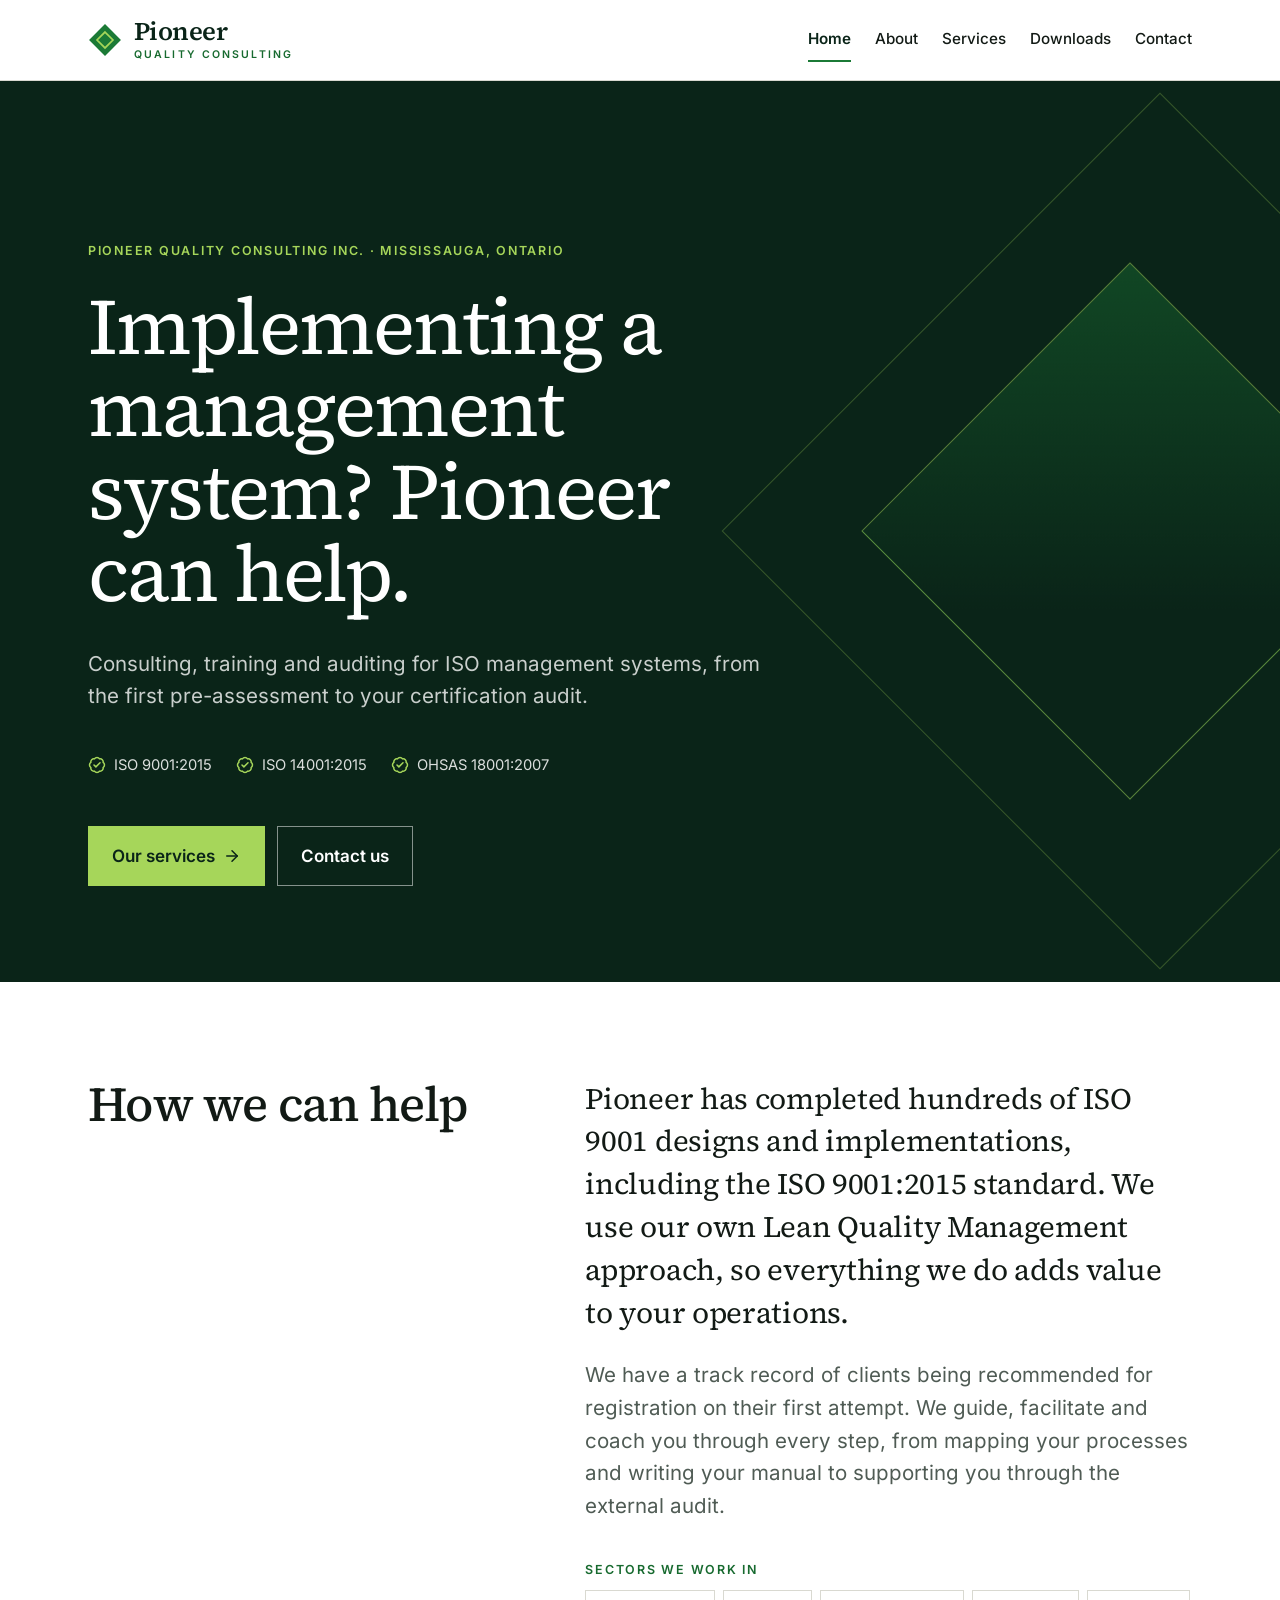
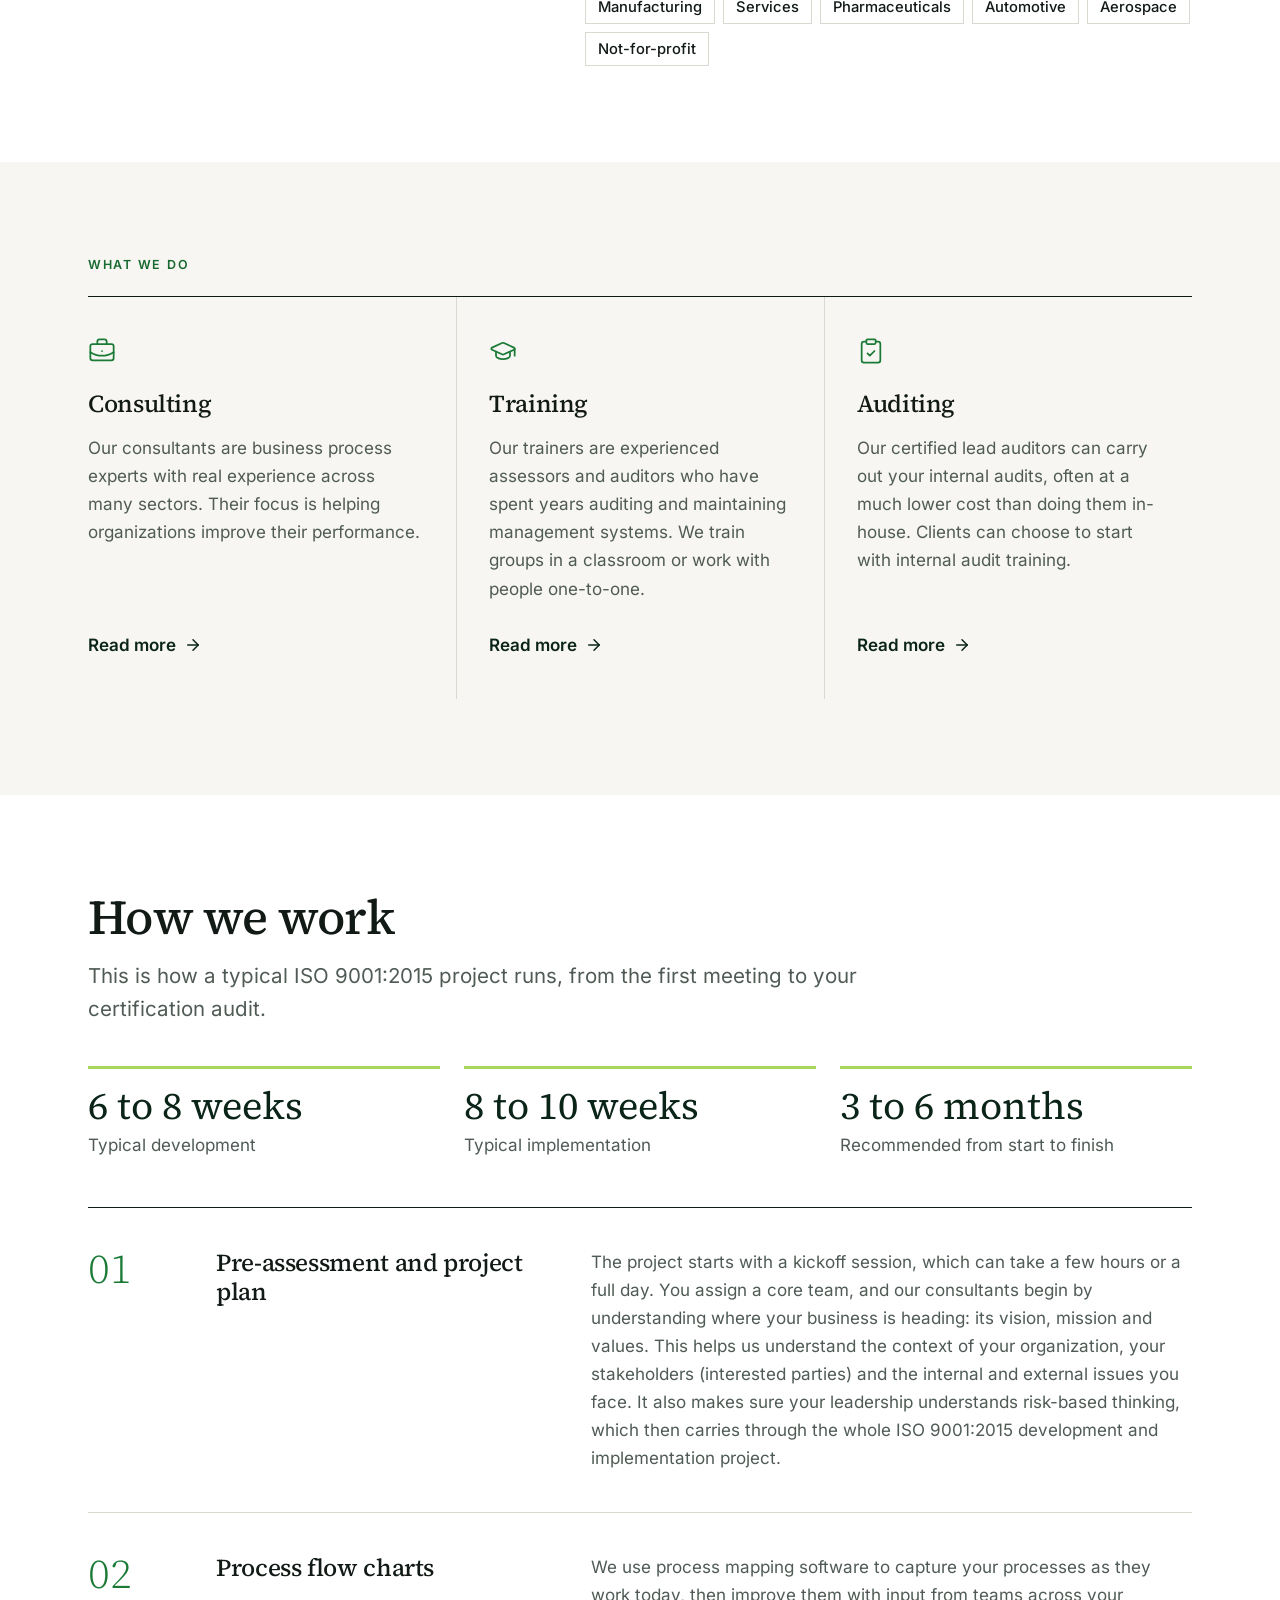
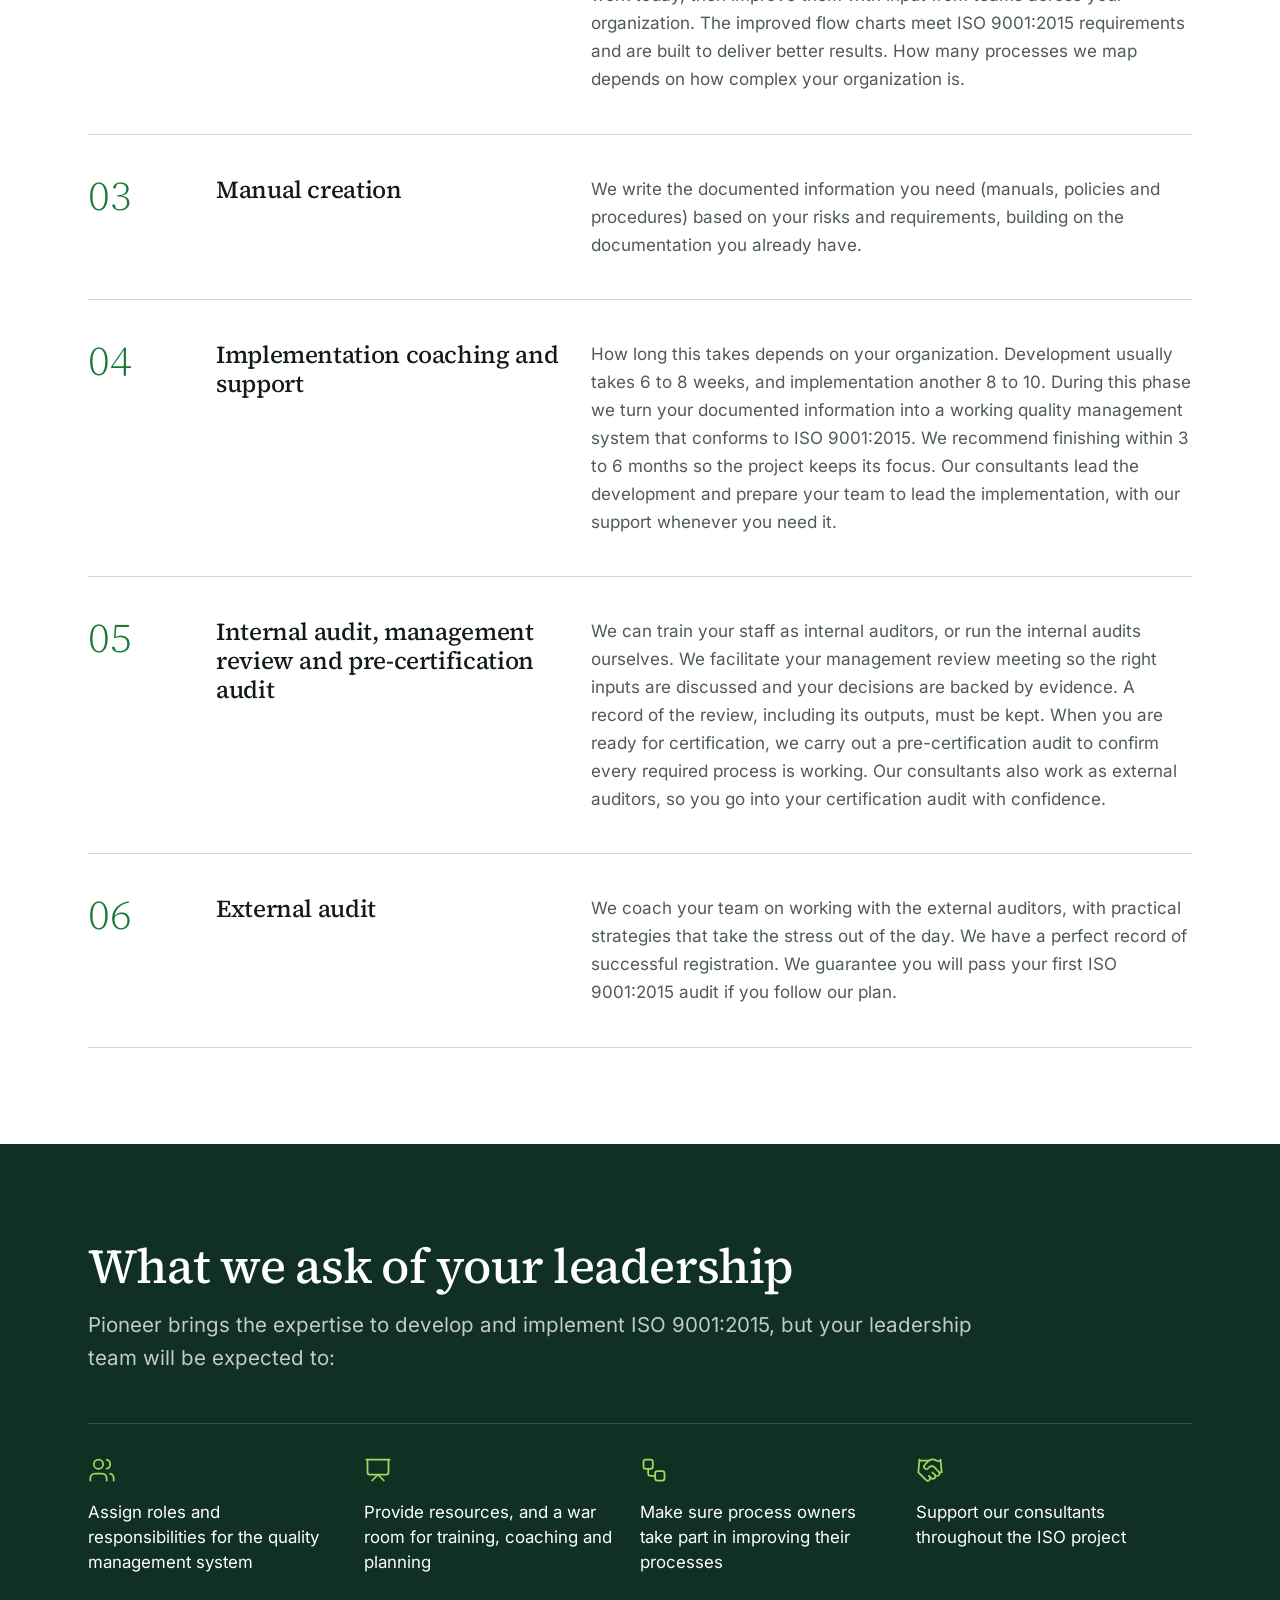
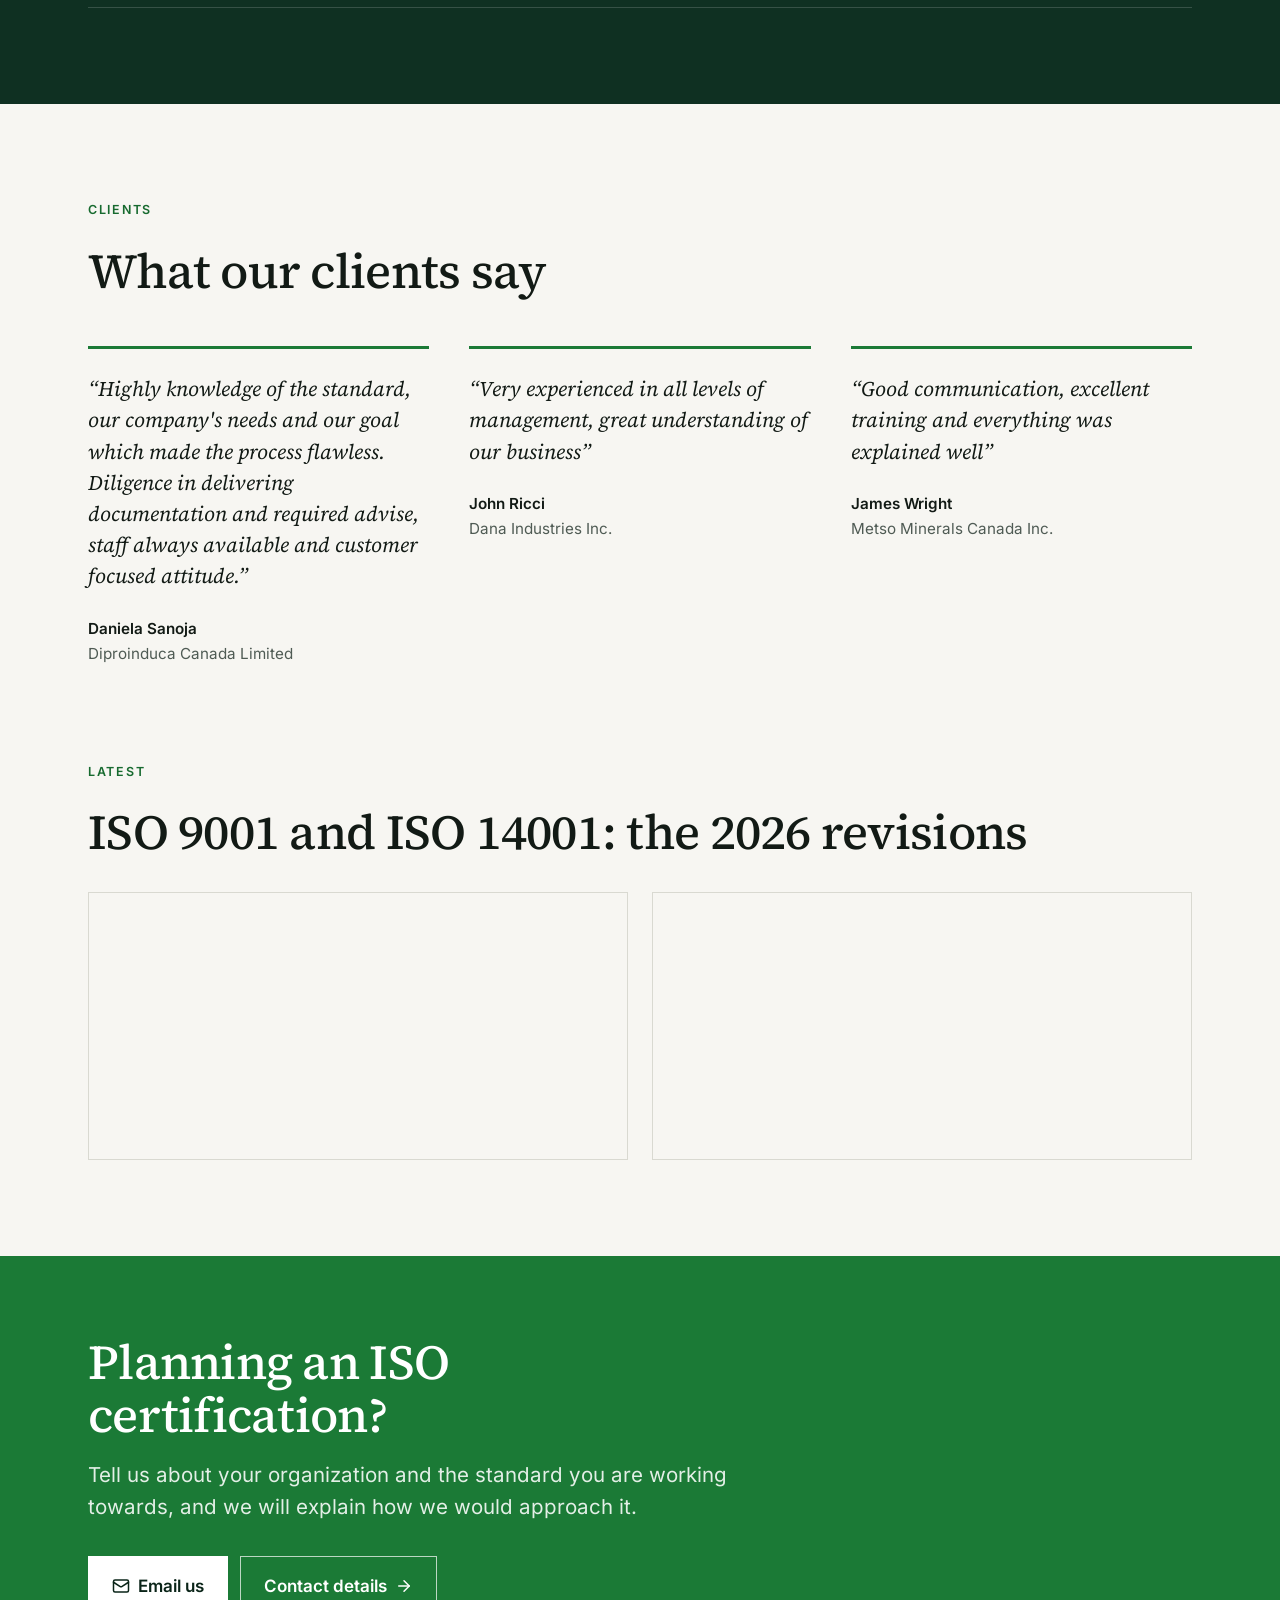
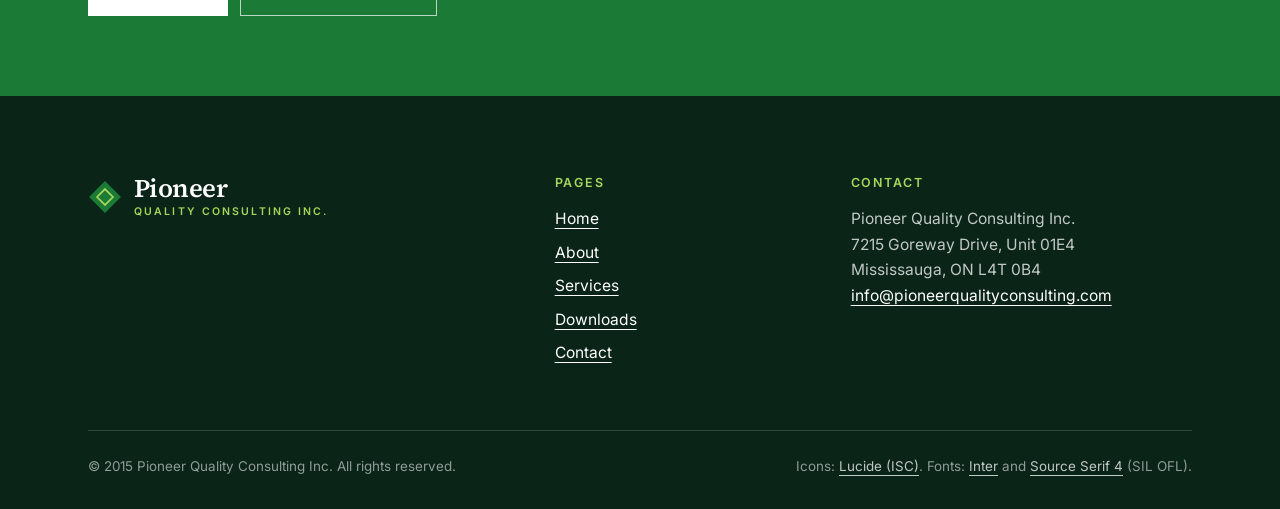
<file: index.html>
<!DOCTYPE html>
<html lang="en-CA">
<head>
  <meta charset="utf-8">
  <meta name="viewport" content="width=device-width, initial-scale=1">
  <meta http-equiv="Content-Security-Policy" content="default-src 'none'; style-src 'self'; img-src 'self'; font-src 'self'; base-uri 'none'; form-action 'none'; object-src 'none'">
  <meta name="referrer" content="no-referrer">
  <meta name="robots" content="noindex,nofollow">
  <title>Pioneer Quality Consulting</title>
  <meta name="description" content="ISO 9001, ISO 14001 and OHSAS 18001 consulting, training and auditing from Pioneer Quality Consulting in Mississauga, Ontario.">
  <link rel="icon" href="assets/favicon.ico">
  <link rel="preload" href="assets/fonts/source-serif-4-latin-wght-normal.woff2" as="font" type="font/woff2" crossorigin>
  <link rel="preload" href="assets/fonts/inter-latin-wght-normal.woff2" as="font" type="font/woff2" crossorigin>
  <link rel="stylesheet" href="assets/site.css">
</head>
<body>
  <a class="skip-link" href="#main">Skip to content</a>
  <header class="site-header">
    <div class="wrap">
      <a class="brand" href="index.html" aria-label="Pioneer Quality Consulting, home">
        <svg viewBox="0 0 32 32" aria-hidden="true" focusable="false"><path d="M16 1 31 16 16 31 1 16Z" fill="#1b7a36"/><path d="M16 8.5 23.5 16 16 23.5 8.5 16Z" fill="none" stroke="#a6d65a" stroke-width="1.6"/></svg>
        <span class="brand-name"><b>Pioneer</b> <small>Quality Consulting</small></span>
      </a>
      <nav class="site-nav" aria-label="Main">
        <ul>
          <li><a href="index.html" aria-current="page">Home</a></li>
          <li><a href="about-us/index.html">About</a></li>
          <li><a href="services/index.html">Services</a></li>
          <li><a href="downloads/index.html">Downloads</a></li>
          <li><a href="contact-us/index.html">Contact</a></li>
        </ul>
      </nav>
    </div>
  </header>
  <main id="main">
    <section class="hero">
      <div class="wrap">
        <p class="label">Pioneer Quality Consulting Inc. · Mississauga, Ontario</p>
        <h1>Implementing a management system? Pioneer can help.</h1>
        <p class="lead">Consulting, training and auditing for ISO management systems, from the first pre-assessment to your certification audit.</p>
        <ul class="standards" aria-label="Standards we work with">
          <li><svg class="icon small" viewBox="0 0 24 24" fill="none" stroke="currentColor" stroke-width="2" stroke-linecap="round" stroke-linejoin="round" aria-hidden="true" focusable="false"><path d="M3.85 8.62a4 4 0 0 1 4.78-4.77 4 4 0 0 1 6.74 0 4 4 0 0 1 4.78 4.78 4 4 0 0 1 0 6.74 4 4 0 0 1-4.77 4.78 4 4 0 0 1-6.75 0 4 4 0 0 1-4.78-4.77 4 4 0 0 1 0-6.76Z" /><path d="m16 9-5.5 5.5L8 12" /></svg>ISO 9001:2015</li>
          <li><svg class="icon small" viewBox="0 0 24 24" fill="none" stroke="currentColor" stroke-width="2" stroke-linecap="round" stroke-linejoin="round" aria-hidden="true" focusable="false"><path d="M3.85 8.62a4 4 0 0 1 4.78-4.77 4 4 0 0 1 6.74 0 4 4 0 0 1 4.78 4.78 4 4 0 0 1 0 6.74 4 4 0 0 1-4.77 4.78 4 4 0 0 1-6.75 0 4 4 0 0 1-4.78-4.77 4 4 0 0 1 0-6.76Z" /><path d="m16 9-5.5 5.5L8 12" /></svg>ISO 14001:2015</li>
          <li><svg class="icon small" viewBox="0 0 24 24" fill="none" stroke="currentColor" stroke-width="2" stroke-linecap="round" stroke-linejoin="round" aria-hidden="true" focusable="false"><path d="M3.85 8.62a4 4 0 0 1 4.78-4.77 4 4 0 0 1 6.74 0 4 4 0 0 1 4.78 4.78 4 4 0 0 1 0 6.74 4 4 0 0 1-4.77 4.78 4 4 0 0 1-6.75 0 4 4 0 0 1-4.78-4.77 4 4 0 0 1 0-6.76Z" /><path d="m16 9-5.5 5.5L8 12" /></svg>OHSAS 18001:2007</li>
        </ul>
        <div class="actions">
          <a class="button" href="services/index.html">Our services <svg class="icon small" viewBox="0 0 24 24" fill="none" stroke="currentColor" stroke-width="2" stroke-linecap="round" stroke-linejoin="round" aria-hidden="true" focusable="false"><path d="M5 12h14" /><path d="m12 5 7 7-7 7" /></svg></a>
          <a class="button ghost" href="contact-us/index.html">Contact us</a>
        </div>
      </div>
    </section>

    <section class="section white">
      <div class="wrap split">
        <div>
          <h2>How we can help</h2>
        </div>
        <div>
          <p class="statement">Pioneer has completed hundreds of ISO 9001 designs and implementations, including the ISO 9001:2015 standard. We use our own Lean Quality Management approach, so everything we do adds value to your operations.</p>
          <p class="lead">We have a track record of clients being recommended for registration on their first attempt. We guide, facilitate and coach you through every step, from mapping your processes and writing your manual to supporting you through the external audit.</p>
          <h3 class="label">Sectors we work in</h3>
          <ul class="sectors">
            <li>Manufacturing</li>
            <li>Services</li>
            <li>Pharmaceuticals</li>
            <li>Automotive</li>
            <li>Aerospace</li>
            <li>Not-for-profit</li>
          </ul>
        </div>
      </div>
    </section>

    <section class="section">
      <div class="wrap">
        <h2 class="label">What we do</h2>
        <div class="pillars">
          <article class="pillar">
            <svg class="icon" viewBox="0 0 24 24" fill="none" stroke="currentColor" stroke-width="2" stroke-linecap="round" stroke-linejoin="round" aria-hidden="true" focusable="false"><path d="M12 12h.01" /><path d="M16 6V4a2 2 0 0 0-2-2h-4a2 2 0 0 0-2 2v2" /><path d="M22 13a18.15 18.15 0 0 1-20 0" /><rect width="20" height="14" x="2" y="6" rx="2" /></svg>
            <h3>Consulting</h3>
            <p>Our consultants are business process experts with real experience across many sectors. Their focus is helping organizations improve their performance.</p>
            <a class="more" href="services/index.html#consulting">Read more <svg class="icon small" viewBox="0 0 24 24" fill="none" stroke="currentColor" stroke-width="2" stroke-linecap="round" stroke-linejoin="round" aria-hidden="true" focusable="false"><path d="M5 12h14" /><path d="m12 5 7 7-7 7" /></svg></a>
          </article>
          <article class="pillar">
            <svg class="icon" viewBox="0 0 24 24" fill="none" stroke="currentColor" stroke-width="2" stroke-linecap="round" stroke-linejoin="round" aria-hidden="true" focusable="false"><path d="M21.42 10.922a1 1 0 0 0-.019-1.838L12.83 5.18a2 2 0 0 0-1.66 0L2.6 9.08a1 1 0 0 0 0 1.832l8.57 3.908a2 2 0 0 0 1.66 0z" /><path d="M22 10v6" /><path d="M6 12.5V16a6 3 0 0 0 12 0v-3.5" /></svg>
            <h3>Training</h3>
            <p>Our trainers are experienced assessors and auditors who have spent years auditing and maintaining management systems. We train groups in a classroom or work with people one-to-one.</p>
            <a class="more" href="services/index.html#training">Read more <svg class="icon small" viewBox="0 0 24 24" fill="none" stroke="currentColor" stroke-width="2" stroke-linecap="round" stroke-linejoin="round" aria-hidden="true" focusable="false"><path d="M5 12h14" /><path d="m12 5 7 7-7 7" /></svg></a>
          </article>
          <article class="pillar">
            <svg class="icon" viewBox="0 0 24 24" fill="none" stroke="currentColor" stroke-width="2" stroke-linecap="round" stroke-linejoin="round" aria-hidden="true" focusable="false"><rect width="8" height="4" x="8" y="2" rx="1" ry="1" /><path d="M16 4h2a2 2 0 0 1 2 2v14a2 2 0 0 1-2 2H6a2 2 0 0 1-2-2V6a2 2 0 0 1 2-2h2" /><path d="m9 14 2 2 4-4" /></svg>
            <h3>Auditing</h3>
            <p>Our certified lead auditors can carry out your internal audits, often at a much lower cost than doing them in-house. Clients can choose to start with internal audit training.</p>
            <a class="more" href="services/index.html#auditing">Read more <svg class="icon small" viewBox="0 0 24 24" fill="none" stroke="currentColor" stroke-width="2" stroke-linecap="round" stroke-linejoin="round" aria-hidden="true" focusable="false"><path d="M5 12h14" /><path d="m12 5 7 7-7 7" /></svg></a>
          </article>
        </div>
      </div>
    </section>

    <section class="section white">
      <div class="wrap">
        <h2>How we work</h2>
        <p class="lead prose">This is how a typical ISO 9001:2015 project runs, from the first meeting to your certification audit.</p>
        <dl class="facts">
          <div><dt>6 to 8 weeks</dt><dd>Typical development</dd></div>
          <div><dt>8 to 10 weeks</dt><dd>Typical implementation</dd></div>
          <div><dt>3 to 6 months</dt><dd>Recommended from start to finish</dd></div>
        </dl>
        <ol class="steps">
          <li class="step">
            <h3>Pre-assessment and project plan</h3>
            <div>
              <p>The project starts with a kickoff session, which can take a few hours or a full day. You assign a core team, and our consultants begin by understanding where your business is heading: its vision, mission and values. This helps us understand the context of your organization, your stakeholders (interested parties) and the internal and external issues you face. It also makes sure your leadership understands risk-based thinking, which then carries through the whole ISO 9001:2015 development and implementation project.</p>
            </div>
          </li>
          <li class="step">
            <h3>Process flow charts</h3>
            <div>
              <p>We use process mapping software to capture your processes as they work today, then improve them with input from teams across your organization. The improved flow charts meet ISO 9001:2015 requirements and are built to deliver better results. How many processes we map depends on how complex your organization is.</p>
            </div>
          </li>
          <li class="step">
            <h3>Manual creation</h3>
            <div>
              <p>We write the documented information you need (manuals, policies and procedures) based on your risks and requirements, building on the documentation you already have.</p>
            </div>
          </li>
          <li class="step">
            <h3>Implementation coaching and support</h3>
            <div>
              <p>How long this takes depends on your organization. Development usually takes 6 to 8 weeks, and implementation another 8 to 10. During this phase we turn your documented information into a working quality management system that conforms to ISO 9001:2015. We recommend finishing within 3 to 6 months so the project keeps its focus. Our consultants lead the development and prepare your team to lead the implementation, with our support whenever you need it.</p>
            </div>
          </li>
          <li class="step">
            <h3>Internal audit, management review and pre-certification audit</h3>
            <div>
              <p>We can train your staff as internal auditors, or run the internal audits ourselves. We facilitate your management review meeting so the right inputs are discussed and your decisions are backed by evidence. A record of the review, including its outputs, must be kept. When you are ready for certification, we carry out a pre-certification audit to confirm every required process is working. Our consultants also work as external auditors, so you go into your certification audit with confidence.</p>
            </div>
          </li>
          <li class="step">
            <h3>External audit</h3>
            <div>
              <p>We coach your team on working with the external auditors, with practical strategies that take the stress out of the day. We have a perfect record of successful registration. We guarantee you will pass your first ISO 9001:2015 audit if you follow our plan.</p>
            </div>
          </li>
        </ol>
      </div>
    </section>

    <section class="section dark">
      <div class="wrap">
        <h2>What we ask of your leadership</h2>
        <p class="lead prose">Pioneer brings the expertise to develop and implement ISO 9001:2015, but your leadership team will be expected to:</p>
        <ul class="duties">
          <li><svg class="icon" viewBox="0 0 24 24" fill="none" stroke="currentColor" stroke-width="2" stroke-linecap="round" stroke-linejoin="round" aria-hidden="true" focusable="false"><path d="M16 21v-2a4 4 0 0 0-4-4H6a4 4 0 0 0-4 4v2" /><path d="M16 3.128a4 4 0 0 1 0 7.744" /><path d="M22 21v-2a4 4 0 0 0-3-3.87" /><circle cx="9" cy="7" r="4" /></svg>Assign roles and responsibilities for the quality management system</li>
          <li><svg class="icon" viewBox="0 0 24 24" fill="none" stroke="currentColor" stroke-width="2" stroke-linecap="round" stroke-linejoin="round" aria-hidden="true" focusable="false"><path d="M2 3h20" /><path d="M21 3v11a2 2 0 0 1-2 2H5a2 2 0 0 1-2-2V3" /><path d="m7 21 5-5 5 5" /></svg>Provide resources, and a war room for training, coaching and planning</li>
          <li><svg class="icon" viewBox="0 0 24 24" fill="none" stroke="currentColor" stroke-width="2" stroke-linecap="round" stroke-linejoin="round" aria-hidden="true" focusable="false"><rect width="8" height="8" x="3" y="3" rx="2" /><path d="M7 11v4a2 2 0 0 0 2 2h4" /><rect width="8" height="8" x="13" y="13" rx="2" /></svg>Make sure process owners take part in improving their processes</li>
          <li><svg class="icon" viewBox="0 0 24 24" fill="none" stroke="currentColor" stroke-width="2" stroke-linecap="round" stroke-linejoin="round" aria-hidden="true" focusable="false"><path d="m11 17 2 2a1 1 0 1 0 3-3" /><path d="m14 14 2.5 2.5a1 1 0 1 0 3-3l-3.88-3.88a3 3 0 0 0-4.24 0l-.88.88a1 1 0 1 1-3-3l2.81-2.81a5.79 5.79 0 0 1 7.06-.87l.47.28a2 2 0 0 0 1.42.25L21 4" /><path d="m21 3 1 11h-2" /><path d="M3 3 2 14l6.5 6.5a1 1 0 1 0 3-3" /><path d="M3 4h8" /></svg>Support our consultants throughout the ISO project</li>
        </ul>
      </div>
    </section>

    <section class="section">
      <div class="wrap">
        <p class="label">Clients</p>
        <h2>What our clients say</h2>
        <div class="quotes">
          <figure class="quote">
            <blockquote><p>Highly knowledge of the standard, our company's needs and our goal which made the process flawless. Diligence in delivering documentation and required advise, staff always available and customer focused attitude.</p></blockquote>
            <figcaption><b>Daniela Sanoja</b> <span>Diproinduca Canada Limited</span></figcaption>
          </figure>
          <figure class="quote">
            <blockquote><p>Very experienced in all levels of management, great understanding of our business</p></blockquote>
            <figcaption><b>John Ricci</b> <span>Dana Industries Inc.</span></figcaption>
          </figure>
          <figure class="quote">
            <blockquote><p>Good communication, excellent training and everything was explained well</p></blockquote>
            <figcaption><b>James Wright</b> <span>Metso Minerals Canada Inc.</span></figcaption>
          </figure>
        </div>
      </div>
    </section>

    <section class="section tight">
      <div class="wrap">
        <p class="label">Latest</p>
        <h2>ISO 9001 and ISO 14001: the 2026 revisions</h2>
        <div class="banners">
          <img src="assets/img/banner-iso-14001-2026.jpg" width="1400" height="692" alt="Your trusted partner for ISO 14001:2026 certification. Environmental management for a sustainable future." loading="lazy" decoding="async">
          <img src="assets/img/banner-iso-9001-2026.jpg" width="1400" height="542" alt="Change is coming: ISO 9001:2026." loading="lazy" decoding="async">
        </div>
      </div>
    </section>
    <section class="cta">
      <div class="wrap">
        <h2>Planning an ISO certification?</h2>
        <p class="lead">Tell us about your organization and the standard you are working towards, and we will explain how we would approach it.</p>
        <div class="actions">
          <a class="button" href="mailto:info@pioneerqualityconsulting.com"><svg class="icon small" viewBox="0 0 24 24" fill="none" stroke="currentColor" stroke-width="2" stroke-linecap="round" stroke-linejoin="round" aria-hidden="true" focusable="false"><path d="m22 7-8.991 5.727a2 2 0 0 1-2.009 0L2 7" /><rect x="2" y="4" width="20" height="16" rx="2" /></svg>Email us</a>
          <a class="button ghost" href="contact-us/index.html">Contact details <svg class="icon small" viewBox="0 0 24 24" fill="none" stroke="currentColor" stroke-width="2" stroke-linecap="round" stroke-linejoin="round" aria-hidden="true" focusable="false"><path d="M5 12h14" /><path d="m12 5 7 7-7 7" /></svg></a>
        </div>
      </div>
    </section>
  </main>
  <footer class="site-footer">
    <div class="wrap">
      <div class="footer-grid">
        <div>
          <span class="brand footer-brand"><svg viewBox="0 0 32 32" aria-hidden="true" focusable="false"><path d="M16 1 31 16 16 31 1 16Z" fill="#1b7a36"/><path d="M16 8.5 23.5 16 16 23.5 8.5 16Z" fill="none" stroke="#a6d65a" stroke-width="1.6"/></svg><span class="brand-name"><b>Pioneer</b> <small>Quality Consulting Inc.</small></span></span>
        </div>
        <nav aria-label="Footer">
          <h2>Pages</h2>
          <ul>
            <li><a href="index.html">Home</a></li>
            <li><a href="about-us/index.html">About</a></li>
            <li><a href="services/index.html">Services</a></li>
            <li><a href="downloads/index.html">Downloads</a></li>
            <li><a href="contact-us/index.html">Contact</a></li>
          </ul>
        </nav>
        <div>
          <h2>Contact</h2>
          <address>
            Pioneer Quality Consulting Inc.<br>
            7215 Goreway Drive, Unit 01E4<br>
            Mississauga, ON L4T 0B4<br>
            <a href="mailto:info@pioneerqualityconsulting.com">info@pioneerqualityconsulting.com</a>
          </address>
        </div>
      </div>
      <div class="legal">
        <p>&copy; 2015 Pioneer Quality Consulting Inc. All rights reserved.</p>
        <p>Icons: <a href="assets/licenses/lucide-ISC.txt">Lucide (ISC)</a>. Fonts: <a href="assets/licenses/inter-OFL.txt">Inter</a> and <a href="assets/licenses/source-serif-4-OFL.txt">Source Serif 4</a> (SIL OFL).</p>
      </div>
    </div>
  </footer>
</body>
</html>
</file>
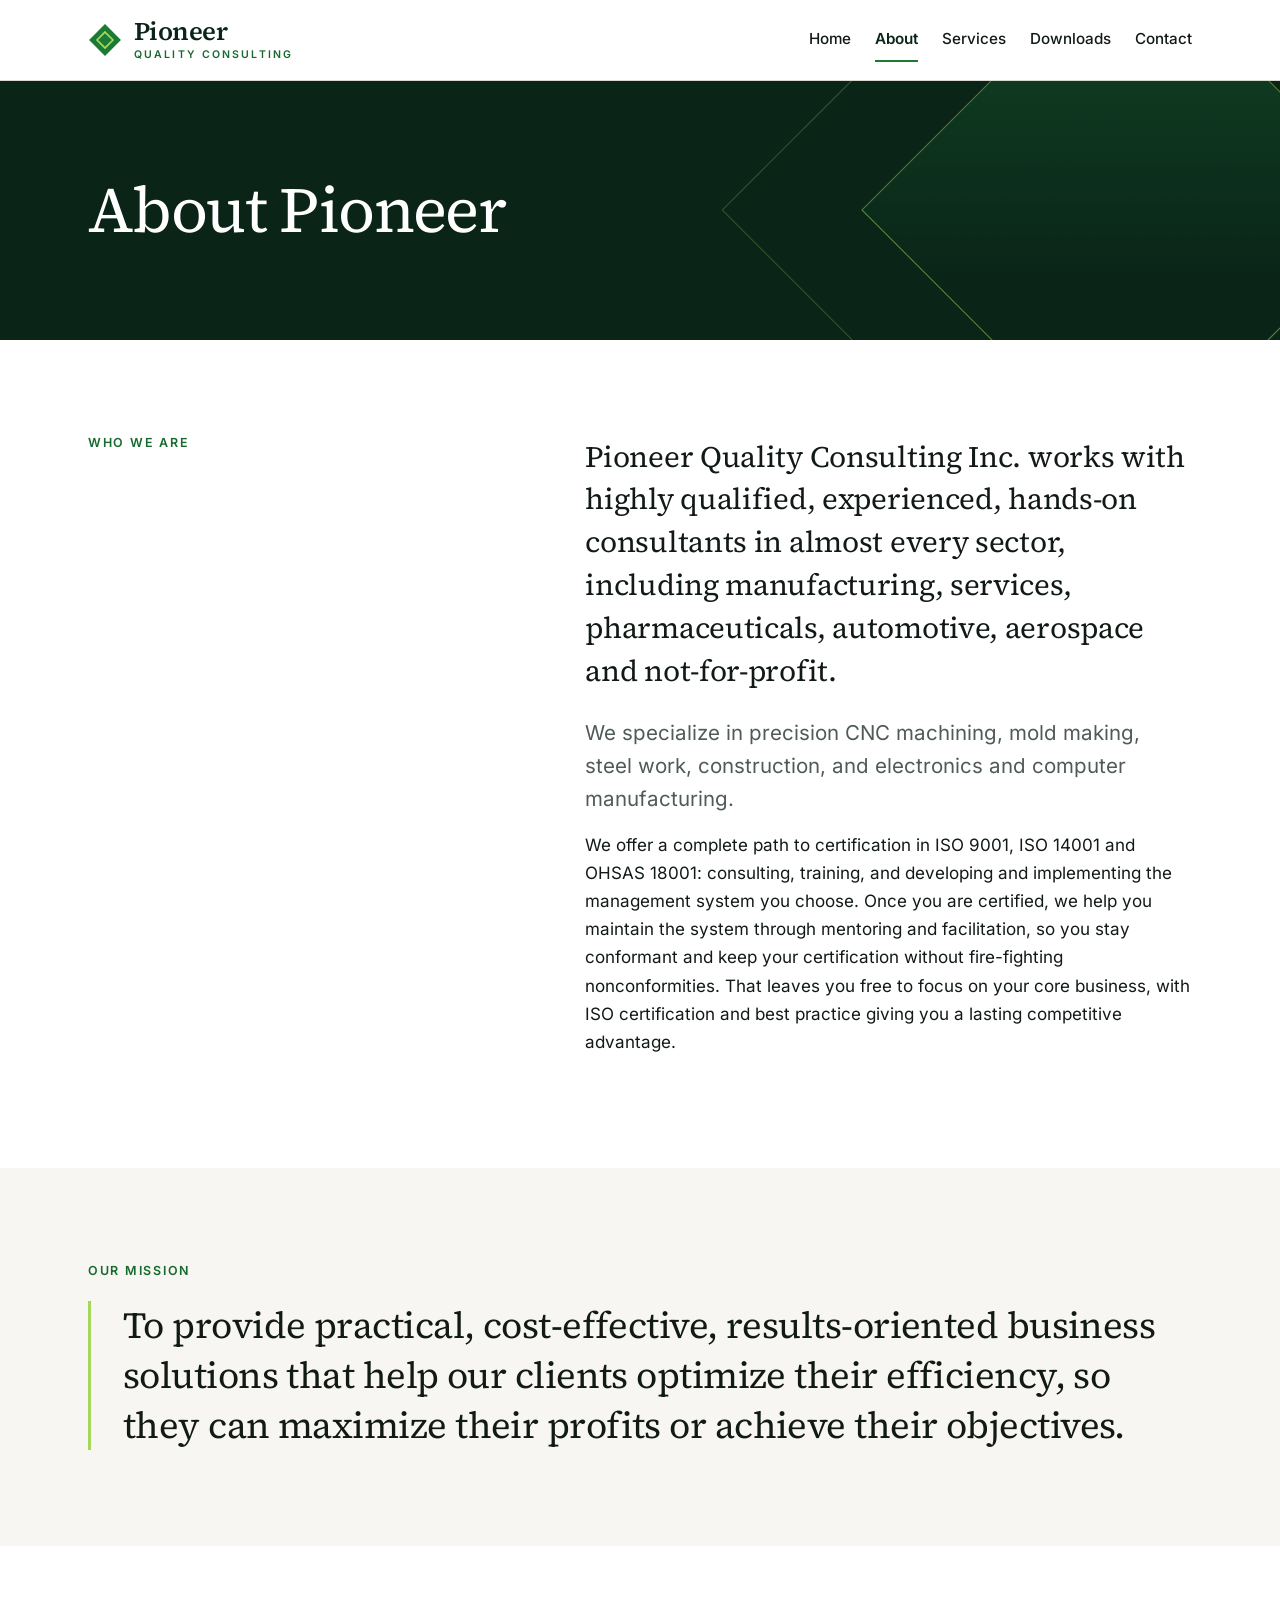
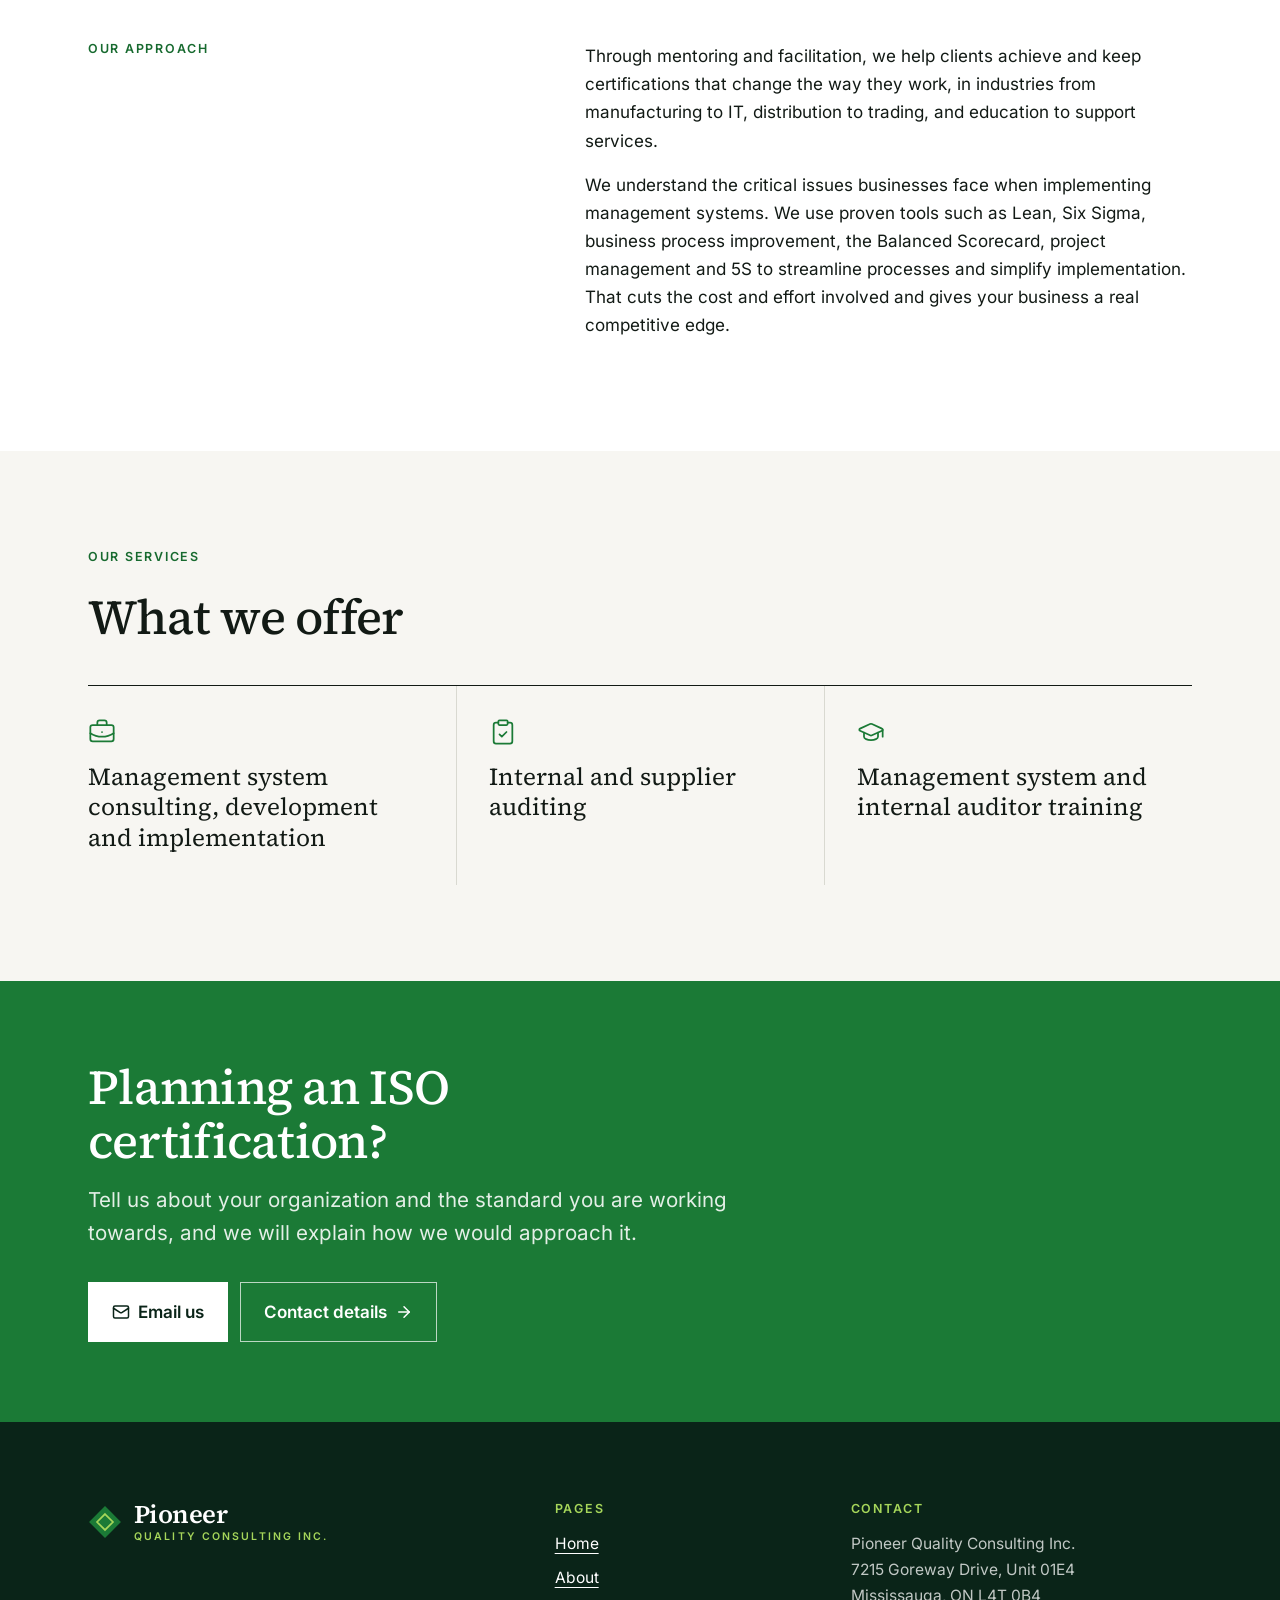
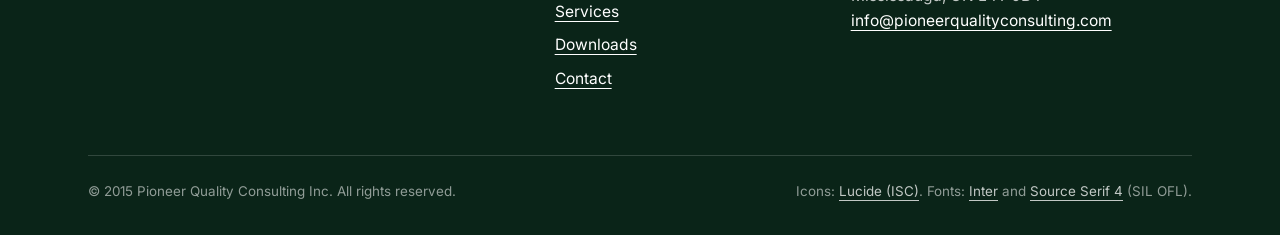
<file: about-us/index.html>
<!DOCTYPE html>
<html lang="en-CA">
<head>
  <meta charset="utf-8">
  <meta name="viewport" content="width=device-width, initial-scale=1">
  <meta http-equiv="Content-Security-Policy" content="default-src 'none'; style-src 'self'; img-src 'self'; font-src 'self'; base-uri 'none'; form-action 'none'; object-src 'none'">
  <meta name="referrer" content="no-referrer">
  <meta name="robots" content="noindex,nofollow">
  <title>About us | Pioneer Quality Consulting</title>
  <meta name="description" content="Pioneer Quality Consulting works with experienced, hands-on ISO consultants across manufacturing, services, pharmaceuticals, automotive and aerospace.">
  <link rel="icon" href="../assets/favicon.ico">
  <link rel="preload" href="../assets/fonts/source-serif-4-latin-wght-normal.woff2" as="font" type="font/woff2" crossorigin>
  <link rel="preload" href="../assets/fonts/inter-latin-wght-normal.woff2" as="font" type="font/woff2" crossorigin>
  <link rel="stylesheet" href="../assets/site.css">
</head>
<body>
  <a class="skip-link" href="#main">Skip to content</a>
  <header class="site-header">
    <div class="wrap">
      <a class="brand" href="../index.html" aria-label="Pioneer Quality Consulting, home">
        <svg viewBox="0 0 32 32" aria-hidden="true" focusable="false"><path d="M16 1 31 16 16 31 1 16Z" fill="#1b7a36"/><path d="M16 8.5 23.5 16 16 23.5 8.5 16Z" fill="none" stroke="#a6d65a" stroke-width="1.6"/></svg>
        <span class="brand-name"><b>Pioneer</b> <small>Quality Consulting</small></span>
      </a>
      <nav class="site-nav" aria-label="Main">
        <ul>
          <li><a href="../index.html">Home</a></li>
          <li><a href="../about-us/index.html" aria-current="page">About</a></li>
          <li><a href="../services/index.html">Services</a></li>
          <li><a href="../downloads/index.html">Downloads</a></li>
          <li><a href="../contact-us/index.html">Contact</a></li>
        </ul>
      </nav>
    </div>
  </header>
  <main id="main">
    <section class="hero page">
      <div class="wrap">
        <h1>About Pioneer</h1>
      </div>
    </section>

    <section class="section white">
      <div class="wrap split">
        <div>
          <h2 class="label">Who we are</h2>
        </div>
        <div class="prose">
          <p class="statement">Pioneer Quality Consulting Inc. works with highly qualified, experienced, hands-on consultants in almost every sector, including manufacturing, services, pharmaceuticals, automotive, aerospace and not-for-profit.</p>
          <p class="lead">We specialize in precision CNC machining, mold making, steel work, construction, and electronics and computer manufacturing.</p>
          <p>We offer a complete path to certification in ISO 9001, ISO 14001 and OHSAS 18001: consulting, training, and developing and implementing the management system you choose. Once you are certified, we help you maintain the system through mentoring and facilitation, so you stay conformant and keep your certification without fire-fighting nonconformities. That leaves you free to focus on your core business, with ISO certification and best practice giving you a lasting competitive advantage.</p>
        </div>
      </div>
    </section>

    <section class="section">
      <div class="wrap">
        <h2 class="label">Our mission</h2>
        <p class="mission">To provide practical, cost-effective, results-oriented business solutions that help our clients optimize their efficiency, so they can maximize their profits or achieve their objectives.</p>
      </div>
    </section>

    <section class="section white">
      <div class="wrap split">
        <div>
          <h2 class="label">Our approach</h2>
        </div>
        <div class="prose">
          <p>Through mentoring and facilitation, we help clients achieve and keep certifications that change the way they work, in industries from manufacturing to IT, distribution to trading, and education to support services.</p>
          <p>We understand the critical issues businesses face when implementing management systems. We use proven tools such as Lean, Six Sigma, business process improvement, the Balanced Scorecard, project management and 5S to streamline processes and simplify implementation. That cuts the cost and effort involved and gives your business a real competitive edge.</p>
        </div>
      </div>
    </section>

    <section class="section">
      <div class="wrap">
        <p class="label">Our services</p>
        <h2>What we offer</h2>
        <ul class="offers">
          <li><a href="../services/index.html#consulting"><svg class="icon" viewBox="0 0 24 24" fill="none" stroke="currentColor" stroke-width="2" stroke-linecap="round" stroke-linejoin="round" aria-hidden="true" focusable="false"><path d="M12 12h.01" /><path d="M16 6V4a2 2 0 0 0-2-2h-4a2 2 0 0 0-2 2v2" /><path d="M22 13a18.15 18.15 0 0 1-20 0" /><rect width="20" height="14" x="2" y="6" rx="2" /></svg>Management system consulting, development and implementation</a></li>
          <li><a href="../services/index.html#auditing"><svg class="icon" viewBox="0 0 24 24" fill="none" stroke="currentColor" stroke-width="2" stroke-linecap="round" stroke-linejoin="round" aria-hidden="true" focusable="false"><rect width="8" height="4" x="8" y="2" rx="1" ry="1" /><path d="M16 4h2a2 2 0 0 1 2 2v14a2 2 0 0 1-2 2H6a2 2 0 0 1-2-2V6a2 2 0 0 1 2-2h2" /><path d="m9 14 2 2 4-4" /></svg>Internal and supplier auditing</a></li>
          <li><a href="../services/index.html#training"><svg class="icon" viewBox="0 0 24 24" fill="none" stroke="currentColor" stroke-width="2" stroke-linecap="round" stroke-linejoin="round" aria-hidden="true" focusable="false"><path d="M21.42 10.922a1 1 0 0 0-.019-1.838L12.83 5.18a2 2 0 0 0-1.66 0L2.6 9.08a1 1 0 0 0 0 1.832l8.57 3.908a2 2 0 0 0 1.66 0z" /><path d="M22 10v6" /><path d="M6 12.5V16a6 3 0 0 0 12 0v-3.5" /></svg>Management system and internal auditor training</a></li>
        </ul>
      </div>
    </section>
    <section class="cta">
      <div class="wrap">
        <h2>Planning an ISO certification?</h2>
        <p class="lead">Tell us about your organization and the standard you are working towards, and we will explain how we would approach it.</p>
        <div class="actions">
          <a class="button" href="mailto:info@pioneerqualityconsulting.com"><svg class="icon small" viewBox="0 0 24 24" fill="none" stroke="currentColor" stroke-width="2" stroke-linecap="round" stroke-linejoin="round" aria-hidden="true" focusable="false"><path d="m22 7-8.991 5.727a2 2 0 0 1-2.009 0L2 7" /><rect x="2" y="4" width="20" height="16" rx="2" /></svg>Email us</a>
          <a class="button ghost" href="../contact-us/index.html">Contact details <svg class="icon small" viewBox="0 0 24 24" fill="none" stroke="currentColor" stroke-width="2" stroke-linecap="round" stroke-linejoin="round" aria-hidden="true" focusable="false"><path d="M5 12h14" /><path d="m12 5 7 7-7 7" /></svg></a>
        </div>
      </div>
    </section>
  </main>
  <footer class="site-footer">
    <div class="wrap">
      <div class="footer-grid">
        <div>
          <span class="brand footer-brand"><svg viewBox="0 0 32 32" aria-hidden="true" focusable="false"><path d="M16 1 31 16 16 31 1 16Z" fill="#1b7a36"/><path d="M16 8.5 23.5 16 16 23.5 8.5 16Z" fill="none" stroke="#a6d65a" stroke-width="1.6"/></svg><span class="brand-name"><b>Pioneer</b> <small>Quality Consulting Inc.</small></span></span>
        </div>
        <nav aria-label="Footer">
          <h2>Pages</h2>
          <ul>
            <li><a href="../index.html">Home</a></li>
            <li><a href="../about-us/index.html">About</a></li>
            <li><a href="../services/index.html">Services</a></li>
            <li><a href="../downloads/index.html">Downloads</a></li>
            <li><a href="../contact-us/index.html">Contact</a></li>
          </ul>
        </nav>
        <div>
          <h2>Contact</h2>
          <address>
            Pioneer Quality Consulting Inc.<br>
            7215 Goreway Drive, Unit 01E4<br>
            Mississauga, ON L4T 0B4<br>
            <a href="mailto:info@pioneerqualityconsulting.com">info@pioneerqualityconsulting.com</a>
          </address>
        </div>
      </div>
      <div class="legal">
        <p>&copy; 2015 Pioneer Quality Consulting Inc. All rights reserved.</p>
        <p>Icons: <a href="../assets/licenses/lucide-ISC.txt">Lucide (ISC)</a>. Fonts: <a href="../assets/licenses/inter-OFL.txt">Inter</a> and <a href="../assets/licenses/source-serif-4-OFL.txt">Source Serif 4</a> (SIL OFL).</p>
      </div>
    </div>
  </footer>
</body>
</html>
</file>
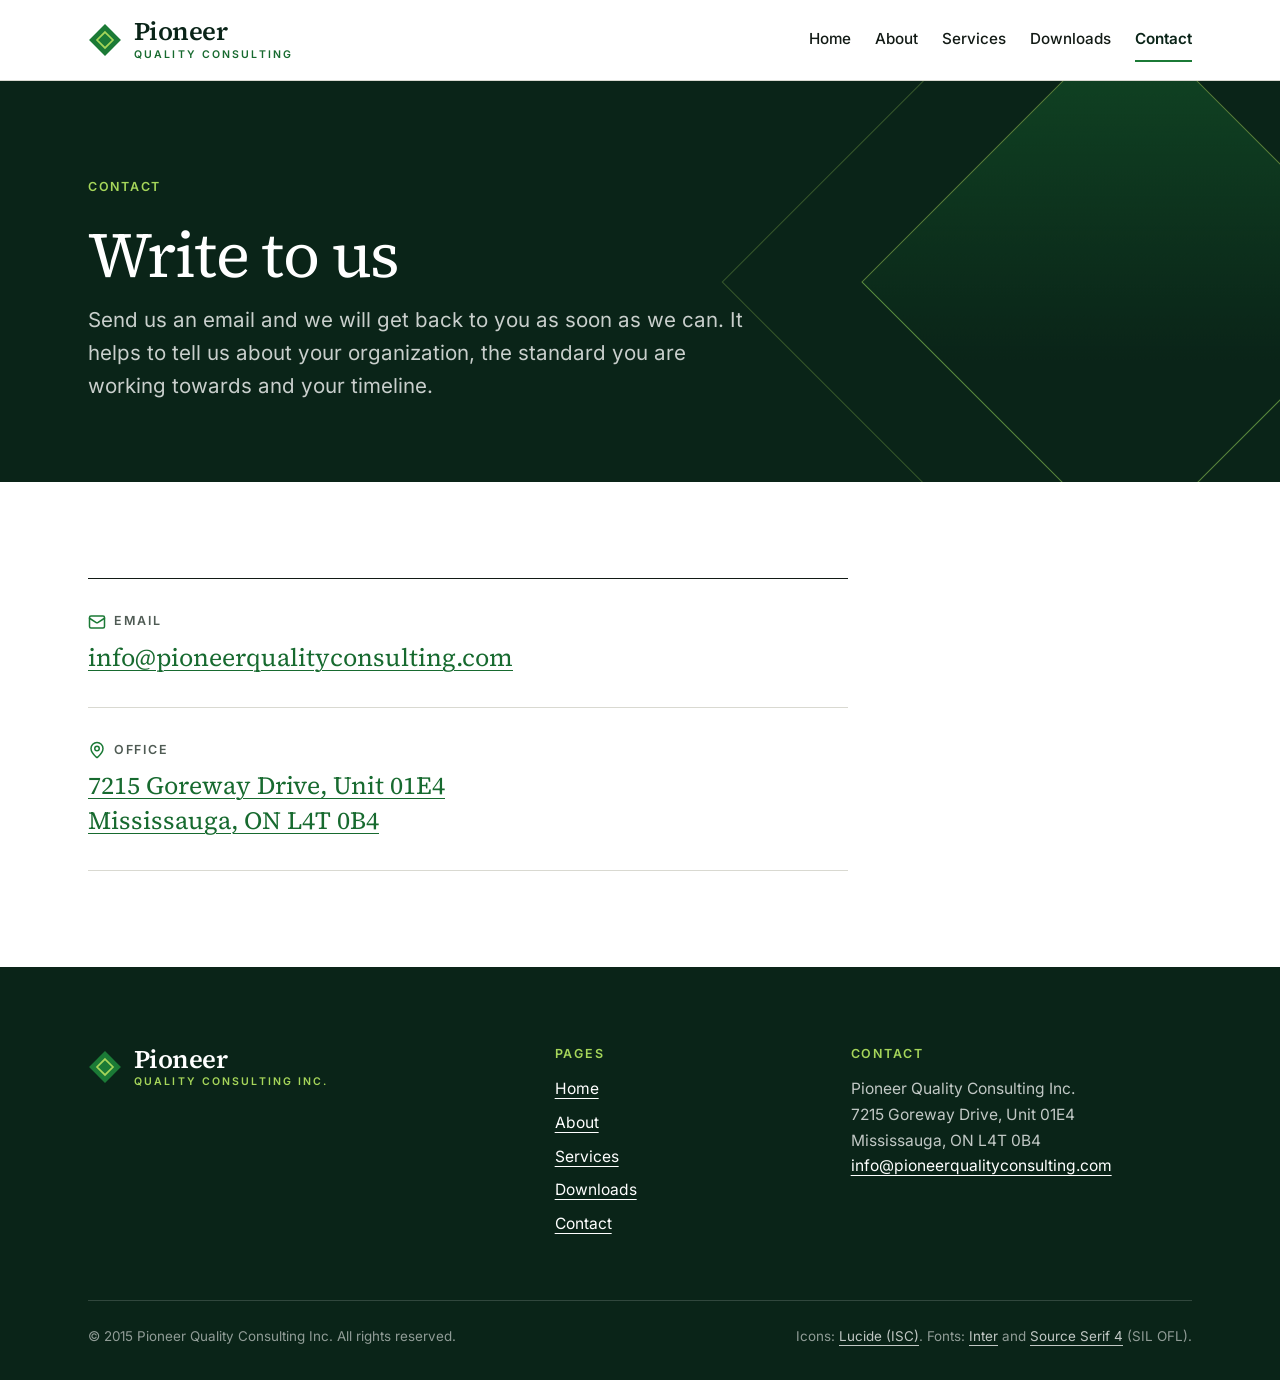
<file: contact-us/index.html>
<!DOCTYPE html>
<html lang="en-CA">
<head>
  <meta charset="utf-8">
  <meta name="viewport" content="width=device-width, initial-scale=1">
  <meta http-equiv="Content-Security-Policy" content="default-src 'none'; style-src 'self'; img-src 'self'; font-src 'self'; base-uri 'none'; form-action 'none'; object-src 'none'">
  <meta name="referrer" content="no-referrer">
  <meta name="robots" content="noindex,nofollow">
  <title>Contact | Pioneer Quality Consulting</title>
  <meta name="description" content="Contact Pioneer Quality Consulting in Mississauga, Ontario.">
  <link rel="icon" href="../assets/favicon.ico">
  <link rel="preload" href="../assets/fonts/source-serif-4-latin-wght-normal.woff2" as="font" type="font/woff2" crossorigin>
  <link rel="preload" href="../assets/fonts/inter-latin-wght-normal.woff2" as="font" type="font/woff2" crossorigin>
  <link rel="stylesheet" href="../assets/site.css">
</head>
<body>
  <a class="skip-link" href="#main">Skip to content</a>
  <header class="site-header">
    <div class="wrap">
      <a class="brand" href="../index.html" aria-label="Pioneer Quality Consulting, home">
        <svg viewBox="0 0 32 32" aria-hidden="true" focusable="false"><path d="M16 1 31 16 16 31 1 16Z" fill="#1b7a36"/><path d="M16 8.5 23.5 16 16 23.5 8.5 16Z" fill="none" stroke="#a6d65a" stroke-width="1.6"/></svg>
        <span class="brand-name"><b>Pioneer</b> <small>Quality Consulting</small></span>
      </a>
      <nav class="site-nav" aria-label="Main">
        <ul>
          <li><a href="../index.html">Home</a></li>
          <li><a href="../about-us/index.html">About</a></li>
          <li><a href="../services/index.html">Services</a></li>
          <li><a href="../downloads/index.html">Downloads</a></li>
          <li><a href="../contact-us/index.html" aria-current="page">Contact</a></li>
        </ul>
      </nav>
    </div>
  </header>
  <main id="main">
    <section class="hero page">
      <div class="wrap">
        <p class="label">Contact</p>
        <h1>Write to us</h1>
        <p class="lead">Send us an email and we will get back to you as soon as we can. It helps to tell us about your organization, the standard you are working towards and your timeline.</p>
      </div>
    </section>

    <section class="section white">
      <div class="wrap">
        <dl class="contact-list">
          <div>
            <dt><svg class="icon small" viewBox="0 0 24 24" fill="none" stroke="currentColor" stroke-width="2" stroke-linecap="round" stroke-linejoin="round" aria-hidden="true" focusable="false"><path d="m22 7-8.991 5.727a2 2 0 0 1-2.009 0L2 7" /><rect x="2" y="4" width="20" height="16" rx="2" /></svg>Email</dt>
            <dd><a href="mailto:info@pioneerqualityconsulting.com">info@pioneerqualityconsulting.com</a></dd>
          </div>
          <div>
            <dt><svg class="icon small" viewBox="0 0 24 24" fill="none" stroke="currentColor" stroke-width="2" stroke-linecap="round" stroke-linejoin="round" aria-hidden="true" focusable="false"><path d="M20 10c0 4.993-5.539 10.193-7.399 11.799a1 1 0 0 1-1.202 0C9.539 20.193 4 14.993 4 10a8 8 0 0 1 16 0" /><circle cx="12" cy="10" r="3" /></svg>Office</dt>
            <dd><a href="https://www.google.com/maps/search/?api=1&amp;query=7215+Goreway+Drive+Unit+01E4+Mississauga+ON+L4T+0B4" rel="noopener noreferrer">7215 Goreway Drive, Unit 01E4<br>Mississauga, ON L4T 0B4</a></dd>
          </div>
        </dl>
      </div>
    </section>

  </main>
  <footer class="site-footer">
    <div class="wrap">
      <div class="footer-grid">
        <div>
          <span class="brand footer-brand"><svg viewBox="0 0 32 32" aria-hidden="true" focusable="false"><path d="M16 1 31 16 16 31 1 16Z" fill="#1b7a36"/><path d="M16 8.5 23.5 16 16 23.5 8.5 16Z" fill="none" stroke="#a6d65a" stroke-width="1.6"/></svg><span class="brand-name"><b>Pioneer</b> <small>Quality Consulting Inc.</small></span></span>
        </div>
        <nav aria-label="Footer">
          <h2>Pages</h2>
          <ul>
            <li><a href="../index.html">Home</a></li>
            <li><a href="../about-us/index.html">About</a></li>
            <li><a href="../services/index.html">Services</a></li>
            <li><a href="../downloads/index.html">Downloads</a></li>
            <li><a href="../contact-us/index.html">Contact</a></li>
          </ul>
        </nav>
        <div>
          <h2>Contact</h2>
          <address>
            Pioneer Quality Consulting Inc.<br>
            7215 Goreway Drive, Unit 01E4<br>
            Mississauga, ON L4T 0B4<br>
            <a href="mailto:info@pioneerqualityconsulting.com">info@pioneerqualityconsulting.com</a>
          </address>
        </div>
      </div>
      <div class="legal">
        <p>&copy; 2015 Pioneer Quality Consulting Inc. All rights reserved.</p>
        <p>Icons: <a href="../assets/licenses/lucide-ISC.txt">Lucide (ISC)</a>. Fonts: <a href="../assets/licenses/inter-OFL.txt">Inter</a> and <a href="../assets/licenses/source-serif-4-OFL.txt">Source Serif 4</a> (SIL OFL).</p>
      </div>
    </div>
  </footer>
</body>
</html>
</file>
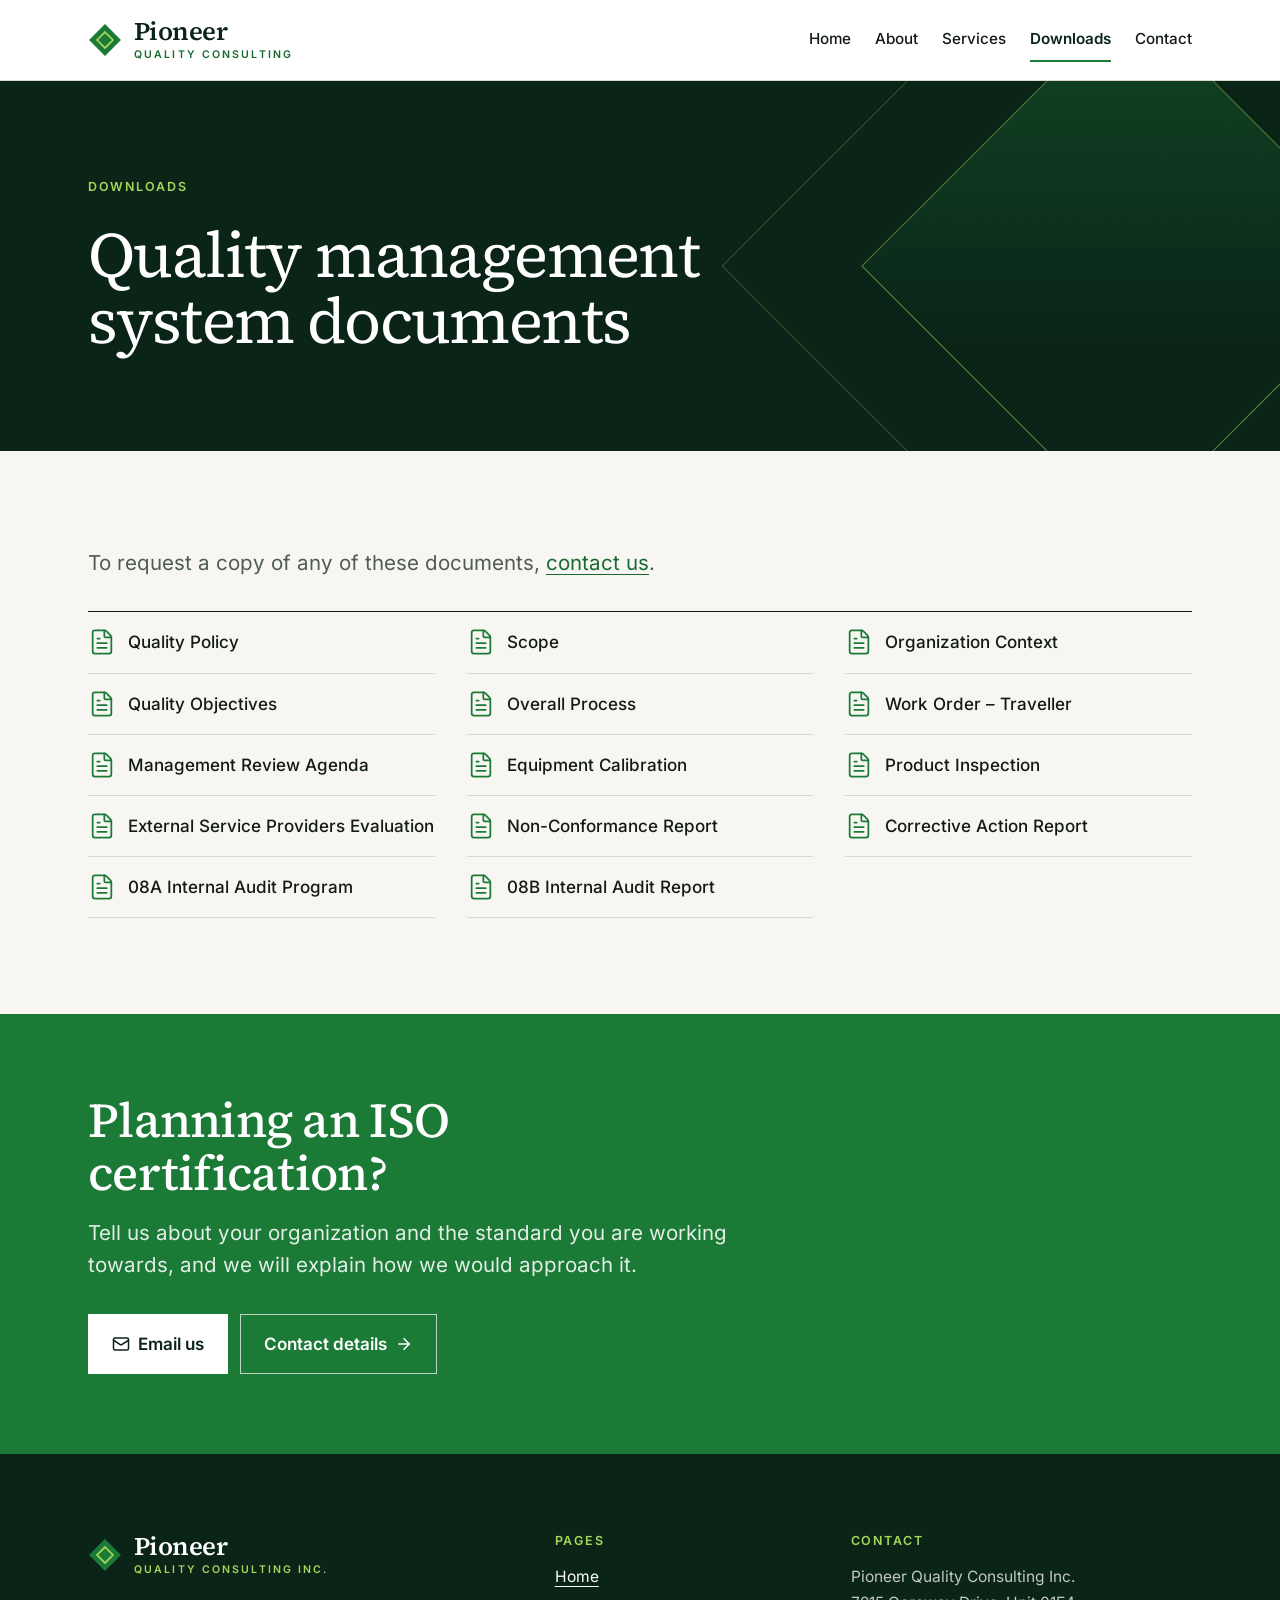
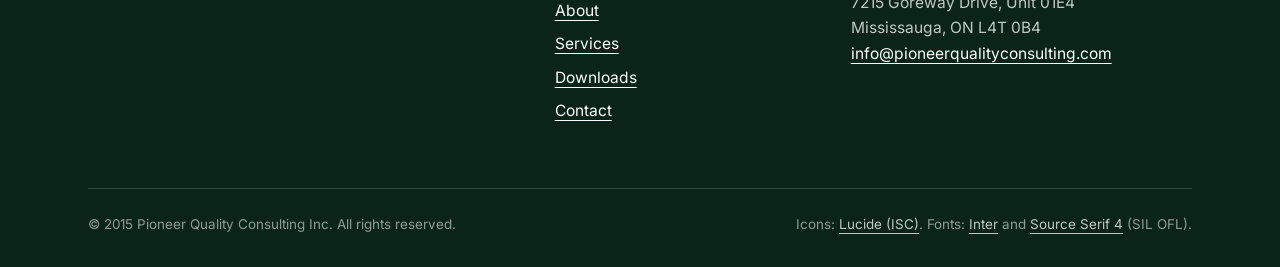
<file: downloads/index.html>
<!DOCTYPE html>
<html lang="en-CA">
<head>
  <meta charset="utf-8">
  <meta name="viewport" content="width=device-width, initial-scale=1">
  <meta http-equiv="Content-Security-Policy" content="default-src 'none'; style-src 'self'; img-src 'self'; font-src 'self'; base-uri 'none'; form-action 'none'; object-src 'none'">
  <meta name="referrer" content="no-referrer">
  <meta name="robots" content="noindex,nofollow">
  <title>Downloads | Pioneer Quality Consulting</title>
  <meta name="description" content="Quality management system documents from Pioneer Quality Consulting.">
  <link rel="icon" href="../assets/favicon.ico">
  <link rel="preload" href="../assets/fonts/source-serif-4-latin-wght-normal.woff2" as="font" type="font/woff2" crossorigin>
  <link rel="preload" href="../assets/fonts/inter-latin-wght-normal.woff2" as="font" type="font/woff2" crossorigin>
  <link rel="stylesheet" href="../assets/site.css">
</head>
<body>
  <a class="skip-link" href="#main">Skip to content</a>
  <header class="site-header">
    <div class="wrap">
      <a class="brand" href="../index.html" aria-label="Pioneer Quality Consulting, home">
        <svg viewBox="0 0 32 32" aria-hidden="true" focusable="false"><path d="M16 1 31 16 16 31 1 16Z" fill="#1b7a36"/><path d="M16 8.5 23.5 16 16 23.5 8.5 16Z" fill="none" stroke="#a6d65a" stroke-width="1.6"/></svg>
        <span class="brand-name"><b>Pioneer</b> <small>Quality Consulting</small></span>
      </a>
      <nav class="site-nav" aria-label="Main">
        <ul>
          <li><a href="../index.html">Home</a></li>
          <li><a href="../about-us/index.html">About</a></li>
          <li><a href="../services/index.html">Services</a></li>
          <li><a href="../downloads/index.html" aria-current="page">Downloads</a></li>
          <li><a href="../contact-us/index.html">Contact</a></li>
        </ul>
      </nav>
    </div>
  </header>
  <main id="main">
    <section class="hero page">
      <div class="wrap">
        <p class="label">Downloads</p>
        <h1>Quality management system documents</h1>
      </div>
    </section>

    <section class="section">
      <div class="wrap">
        <p class="lead prose">To request a copy of any of these documents, <a href="../contact-us/index.html">contact us</a>.</p>
        <ol class="docs">
          <li><svg class="icon" viewBox="0 0 24 24" fill="none" stroke="currentColor" stroke-width="2" stroke-linecap="round" stroke-linejoin="round" aria-hidden="true" focusable="false"><path d="M6 22a2 2 0 0 1-2-2V4a2 2 0 0 1 2-2h8a2.4 2.4 0 0 1 1.704.706l3.588 3.588A2.4 2.4 0 0 1 20 8v12a2 2 0 0 1-2 2z" /><path d="M14 2v5a1 1 0 0 0 1 1h5" /><path d="M10 9H8" /><path d="M16 13H8" /><path d="M16 17H8" /></svg><span>Quality Policy</span></li>
          <li><svg class="icon" viewBox="0 0 24 24" fill="none" stroke="currentColor" stroke-width="2" stroke-linecap="round" stroke-linejoin="round" aria-hidden="true" focusable="false"><path d="M6 22a2 2 0 0 1-2-2V4a2 2 0 0 1 2-2h8a2.4 2.4 0 0 1 1.704.706l3.588 3.588A2.4 2.4 0 0 1 20 8v12a2 2 0 0 1-2 2z" /><path d="M14 2v5a1 1 0 0 0 1 1h5" /><path d="M10 9H8" /><path d="M16 13H8" /><path d="M16 17H8" /></svg><span>Scope</span></li>
          <li><svg class="icon" viewBox="0 0 24 24" fill="none" stroke="currentColor" stroke-width="2" stroke-linecap="round" stroke-linejoin="round" aria-hidden="true" focusable="false"><path d="M6 22a2 2 0 0 1-2-2V4a2 2 0 0 1 2-2h8a2.4 2.4 0 0 1 1.704.706l3.588 3.588A2.4 2.4 0 0 1 20 8v12a2 2 0 0 1-2 2z" /><path d="M14 2v5a1 1 0 0 0 1 1h5" /><path d="M10 9H8" /><path d="M16 13H8" /><path d="M16 17H8" /></svg><span>Organization Context</span></li>
          <li><svg class="icon" viewBox="0 0 24 24" fill="none" stroke="currentColor" stroke-width="2" stroke-linecap="round" stroke-linejoin="round" aria-hidden="true" focusable="false"><path d="M6 22a2 2 0 0 1-2-2V4a2 2 0 0 1 2-2h8a2.4 2.4 0 0 1 1.704.706l3.588 3.588A2.4 2.4 0 0 1 20 8v12a2 2 0 0 1-2 2z" /><path d="M14 2v5a1 1 0 0 0 1 1h5" /><path d="M10 9H8" /><path d="M16 13H8" /><path d="M16 17H8" /></svg><span>Quality Objectives</span></li>
          <li><svg class="icon" viewBox="0 0 24 24" fill="none" stroke="currentColor" stroke-width="2" stroke-linecap="round" stroke-linejoin="round" aria-hidden="true" focusable="false"><path d="M6 22a2 2 0 0 1-2-2V4a2 2 0 0 1 2-2h8a2.4 2.4 0 0 1 1.704.706l3.588 3.588A2.4 2.4 0 0 1 20 8v12a2 2 0 0 1-2 2z" /><path d="M14 2v5a1 1 0 0 0 1 1h5" /><path d="M10 9H8" /><path d="M16 13H8" /><path d="M16 17H8" /></svg><span>Overall Process</span></li>
          <li><svg class="icon" viewBox="0 0 24 24" fill="none" stroke="currentColor" stroke-width="2" stroke-linecap="round" stroke-linejoin="round" aria-hidden="true" focusable="false"><path d="M6 22a2 2 0 0 1-2-2V4a2 2 0 0 1 2-2h8a2.4 2.4 0 0 1 1.704.706l3.588 3.588A2.4 2.4 0 0 1 20 8v12a2 2 0 0 1-2 2z" /><path d="M14 2v5a1 1 0 0 0 1 1h5" /><path d="M10 9H8" /><path d="M16 13H8" /><path d="M16 17H8" /></svg><span>Work Order – Traveller</span></li>
          <li><svg class="icon" viewBox="0 0 24 24" fill="none" stroke="currentColor" stroke-width="2" stroke-linecap="round" stroke-linejoin="round" aria-hidden="true" focusable="false"><path d="M6 22a2 2 0 0 1-2-2V4a2 2 0 0 1 2-2h8a2.4 2.4 0 0 1 1.704.706l3.588 3.588A2.4 2.4 0 0 1 20 8v12a2 2 0 0 1-2 2z" /><path d="M14 2v5a1 1 0 0 0 1 1h5" /><path d="M10 9H8" /><path d="M16 13H8" /><path d="M16 17H8" /></svg><span>Management Review Agenda</span></li>
          <li><svg class="icon" viewBox="0 0 24 24" fill="none" stroke="currentColor" stroke-width="2" stroke-linecap="round" stroke-linejoin="round" aria-hidden="true" focusable="false"><path d="M6 22a2 2 0 0 1-2-2V4a2 2 0 0 1 2-2h8a2.4 2.4 0 0 1 1.704.706l3.588 3.588A2.4 2.4 0 0 1 20 8v12a2 2 0 0 1-2 2z" /><path d="M14 2v5a1 1 0 0 0 1 1h5" /><path d="M10 9H8" /><path d="M16 13H8" /><path d="M16 17H8" /></svg><span>Equipment Calibration</span></li>
          <li><svg class="icon" viewBox="0 0 24 24" fill="none" stroke="currentColor" stroke-width="2" stroke-linecap="round" stroke-linejoin="round" aria-hidden="true" focusable="false"><path d="M6 22a2 2 0 0 1-2-2V4a2 2 0 0 1 2-2h8a2.4 2.4 0 0 1 1.704.706l3.588 3.588A2.4 2.4 0 0 1 20 8v12a2 2 0 0 1-2 2z" /><path d="M14 2v5a1 1 0 0 0 1 1h5" /><path d="M10 9H8" /><path d="M16 13H8" /><path d="M16 17H8" /></svg><span>Product Inspection</span></li>
          <li><svg class="icon" viewBox="0 0 24 24" fill="none" stroke="currentColor" stroke-width="2" stroke-linecap="round" stroke-linejoin="round" aria-hidden="true" focusable="false"><path d="M6 22a2 2 0 0 1-2-2V4a2 2 0 0 1 2-2h8a2.4 2.4 0 0 1 1.704.706l3.588 3.588A2.4 2.4 0 0 1 20 8v12a2 2 0 0 1-2 2z" /><path d="M14 2v5a1 1 0 0 0 1 1h5" /><path d="M10 9H8" /><path d="M16 13H8" /><path d="M16 17H8" /></svg><span>External Service Providers Evaluation</span></li>
          <li><svg class="icon" viewBox="0 0 24 24" fill="none" stroke="currentColor" stroke-width="2" stroke-linecap="round" stroke-linejoin="round" aria-hidden="true" focusable="false"><path d="M6 22a2 2 0 0 1-2-2V4a2 2 0 0 1 2-2h8a2.4 2.4 0 0 1 1.704.706l3.588 3.588A2.4 2.4 0 0 1 20 8v12a2 2 0 0 1-2 2z" /><path d="M14 2v5a1 1 0 0 0 1 1h5" /><path d="M10 9H8" /><path d="M16 13H8" /><path d="M16 17H8" /></svg><span>Non-Conformance Report</span></li>
          <li><svg class="icon" viewBox="0 0 24 24" fill="none" stroke="currentColor" stroke-width="2" stroke-linecap="round" stroke-linejoin="round" aria-hidden="true" focusable="false"><path d="M6 22a2 2 0 0 1-2-2V4a2 2 0 0 1 2-2h8a2.4 2.4 0 0 1 1.704.706l3.588 3.588A2.4 2.4 0 0 1 20 8v12a2 2 0 0 1-2 2z" /><path d="M14 2v5a1 1 0 0 0 1 1h5" /><path d="M10 9H8" /><path d="M16 13H8" /><path d="M16 17H8" /></svg><span>Corrective Action Report</span></li>
          <li><svg class="icon" viewBox="0 0 24 24" fill="none" stroke="currentColor" stroke-width="2" stroke-linecap="round" stroke-linejoin="round" aria-hidden="true" focusable="false"><path d="M6 22a2 2 0 0 1-2-2V4a2 2 0 0 1 2-2h8a2.4 2.4 0 0 1 1.704.706l3.588 3.588A2.4 2.4 0 0 1 20 8v12a2 2 0 0 1-2 2z" /><path d="M14 2v5a1 1 0 0 0 1 1h5" /><path d="M10 9H8" /><path d="M16 13H8" /><path d="M16 17H8" /></svg><span>08A Internal Audit Program</span></li>
          <li><svg class="icon" viewBox="0 0 24 24" fill="none" stroke="currentColor" stroke-width="2" stroke-linecap="round" stroke-linejoin="round" aria-hidden="true" focusable="false"><path d="M6 22a2 2 0 0 1-2-2V4a2 2 0 0 1 2-2h8a2.4 2.4 0 0 1 1.704.706l3.588 3.588A2.4 2.4 0 0 1 20 8v12a2 2 0 0 1-2 2z" /><path d="M14 2v5a1 1 0 0 0 1 1h5" /><path d="M10 9H8" /><path d="M16 13H8" /><path d="M16 17H8" /></svg><span>08B Internal Audit Report</span></li>
        </ol>
      </div>
    </section>
    <section class="cta">
      <div class="wrap">
        <h2>Planning an ISO certification?</h2>
        <p class="lead">Tell us about your organization and the standard you are working towards, and we will explain how we would approach it.</p>
        <div class="actions">
          <a class="button" href="mailto:info@pioneerqualityconsulting.com"><svg class="icon small" viewBox="0 0 24 24" fill="none" stroke="currentColor" stroke-width="2" stroke-linecap="round" stroke-linejoin="round" aria-hidden="true" focusable="false"><path d="m22 7-8.991 5.727a2 2 0 0 1-2.009 0L2 7" /><rect x="2" y="4" width="20" height="16" rx="2" /></svg>Email us</a>
          <a class="button ghost" href="../contact-us/index.html">Contact details <svg class="icon small" viewBox="0 0 24 24" fill="none" stroke="currentColor" stroke-width="2" stroke-linecap="round" stroke-linejoin="round" aria-hidden="true" focusable="false"><path d="M5 12h14" /><path d="m12 5 7 7-7 7" /></svg></a>
        </div>
      </div>
    </section>
  </main>
  <footer class="site-footer">
    <div class="wrap">
      <div class="footer-grid">
        <div>
          <span class="brand footer-brand"><svg viewBox="0 0 32 32" aria-hidden="true" focusable="false"><path d="M16 1 31 16 16 31 1 16Z" fill="#1b7a36"/><path d="M16 8.5 23.5 16 16 23.5 8.5 16Z" fill="none" stroke="#a6d65a" stroke-width="1.6"/></svg><span class="brand-name"><b>Pioneer</b> <small>Quality Consulting Inc.</small></span></span>
        </div>
        <nav aria-label="Footer">
          <h2>Pages</h2>
          <ul>
            <li><a href="../index.html">Home</a></li>
            <li><a href="../about-us/index.html">About</a></li>
            <li><a href="../services/index.html">Services</a></li>
            <li><a href="../downloads/index.html">Downloads</a></li>
            <li><a href="../contact-us/index.html">Contact</a></li>
          </ul>
        </nav>
        <div>
          <h2>Contact</h2>
          <address>
            Pioneer Quality Consulting Inc.<br>
            7215 Goreway Drive, Unit 01E4<br>
            Mississauga, ON L4T 0B4<br>
            <a href="mailto:info@pioneerqualityconsulting.com">info@pioneerqualityconsulting.com</a>
          </address>
        </div>
      </div>
      <div class="legal">
        <p>&copy; 2015 Pioneer Quality Consulting Inc. All rights reserved.</p>
        <p>Icons: <a href="../assets/licenses/lucide-ISC.txt">Lucide (ISC)</a>. Fonts: <a href="../assets/licenses/inter-OFL.txt">Inter</a> and <a href="../assets/licenses/source-serif-4-OFL.txt">Source Serif 4</a> (SIL OFL).</p>
      </div>
    </div>
  </footer>
</body>
</html>
</file>
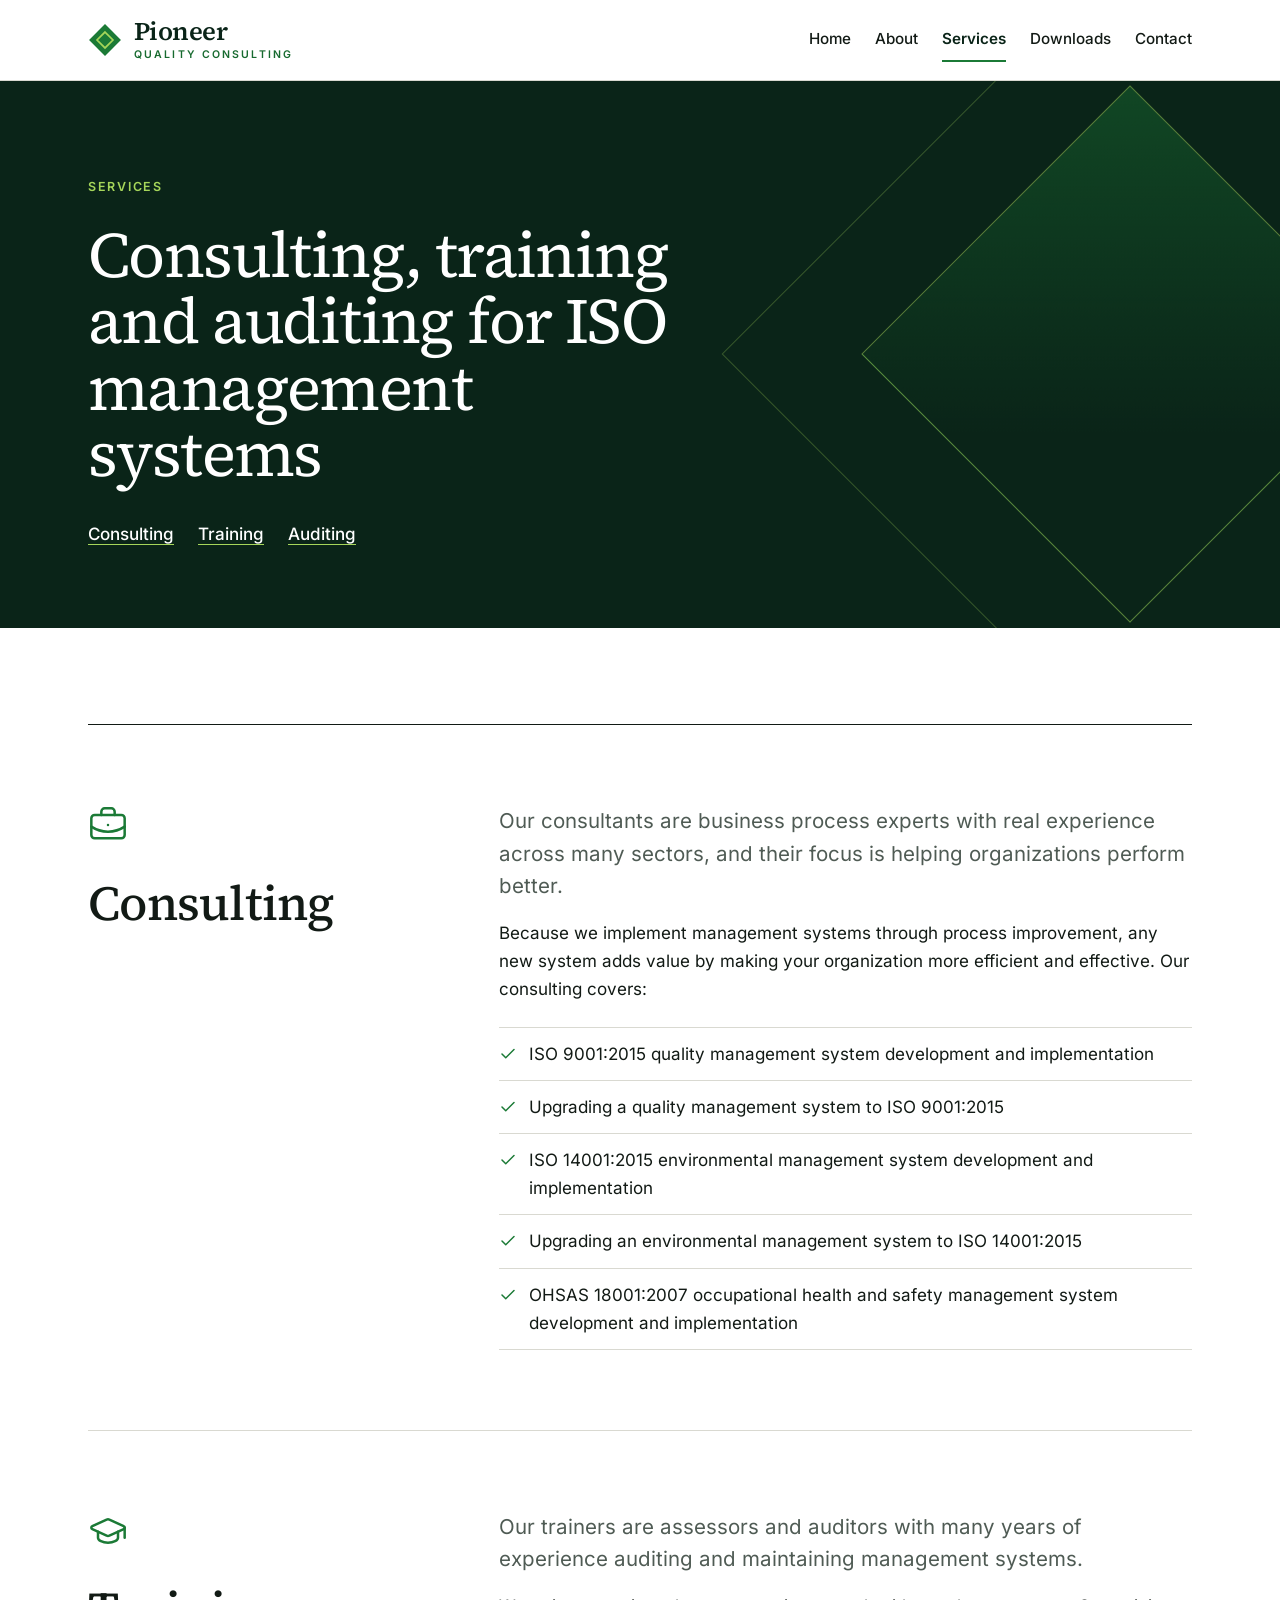
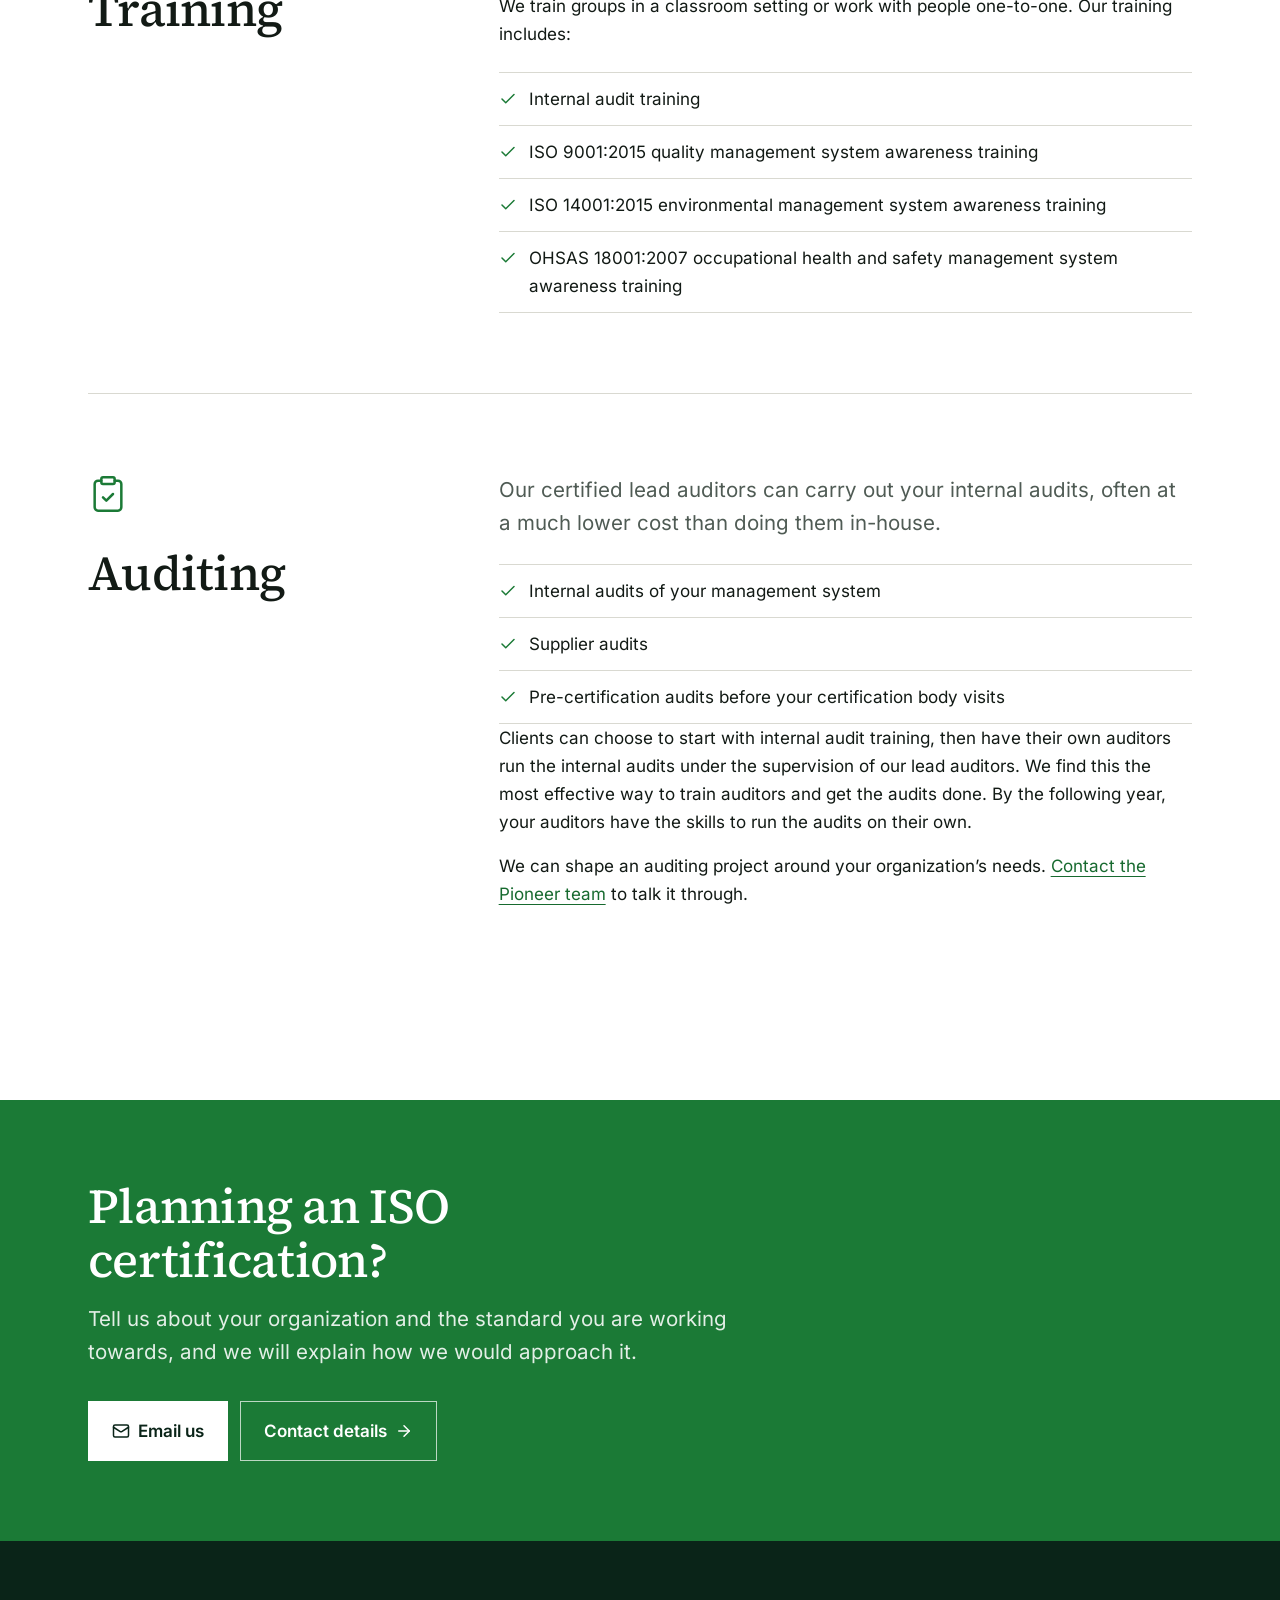
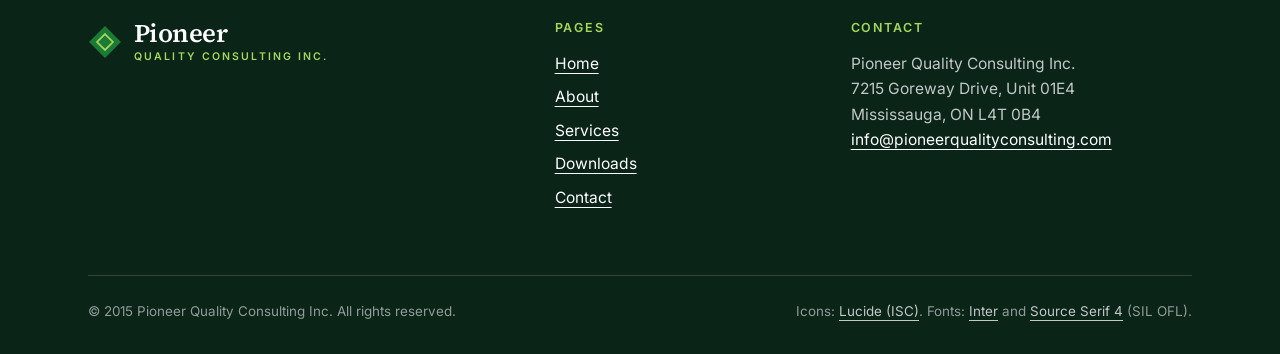
<file: services/index.html>
<!DOCTYPE html>
<html lang="en-CA">
<head>
  <meta charset="utf-8">
  <meta name="viewport" content="width=device-width, initial-scale=1">
  <meta http-equiv="Content-Security-Policy" content="default-src 'none'; style-src 'self'; img-src 'self'; font-src 'self'; base-uri 'none'; form-action 'none'; object-src 'none'">
  <meta name="referrer" content="no-referrer">
  <meta name="robots" content="noindex,nofollow">
  <title>Services | Pioneer Quality Consulting</title>
  <meta name="description" content="Management system consulting, ISO awareness and internal auditor training, and internal, supplier and pre-certification audits.">
  <link rel="icon" href="../assets/favicon.ico">
  <link rel="preload" href="../assets/fonts/source-serif-4-latin-wght-normal.woff2" as="font" type="font/woff2" crossorigin>
  <link rel="preload" href="../assets/fonts/inter-latin-wght-normal.woff2" as="font" type="font/woff2" crossorigin>
  <link rel="stylesheet" href="../assets/site.css">
</head>
<body>
  <a class="skip-link" href="#main">Skip to content</a>
  <header class="site-header">
    <div class="wrap">
      <a class="brand" href="../index.html" aria-label="Pioneer Quality Consulting, home">
        <svg viewBox="0 0 32 32" aria-hidden="true" focusable="false"><path d="M16 1 31 16 16 31 1 16Z" fill="#1b7a36"/><path d="M16 8.5 23.5 16 16 23.5 8.5 16Z" fill="none" stroke="#a6d65a" stroke-width="1.6"/></svg>
        <span class="brand-name"><b>Pioneer</b> <small>Quality Consulting</small></span>
      </a>
      <nav class="site-nav" aria-label="Main">
        <ul>
          <li><a href="../index.html">Home</a></li>
          <li><a href="../about-us/index.html">About</a></li>
          <li><a href="../services/index.html" aria-current="page">Services</a></li>
          <li><a href="../downloads/index.html">Downloads</a></li>
          <li><a href="../contact-us/index.html">Contact</a></li>
        </ul>
      </nav>
    </div>
  </header>
  <main id="main">
    <section class="hero page">
      <div class="wrap">
        <p class="label">Services</p>
        <h1>Consulting, training and auditing for ISO management systems</h1>
        <ul class="jump" aria-label="On this page">
          <li><a href="#consulting">Consulting</a></li>
          <li><a href="#training">Training</a></li>
          <li><a href="#auditing">Auditing</a></li>
        </ul>
      </div>
    </section>

    <section class="section white">
      <div class="wrap">
        <section class="service" id="consulting">
          <div class="service-head">
            <svg class="icon" viewBox="0 0 24 24" fill="none" stroke="currentColor" stroke-width="2" stroke-linecap="round" stroke-linejoin="round" aria-hidden="true" focusable="false"><path d="M12 12h.01" /><path d="M16 6V4a2 2 0 0 0-2-2h-4a2 2 0 0 0-2 2v2" /><path d="M22 13a18.15 18.15 0 0 1-20 0" /><rect width="20" height="14" x="2" y="6" rx="2" /></svg>
            <h2>Consulting</h2>
          </div>
          <div class="prose">
            <p class="lead">Our consultants are business process experts with real experience across many sectors, and their focus is helping organizations perform better.</p>
            <p>Because we implement management systems through process improvement, any new system adds value by making your organization more efficient and effective. Our consulting covers:</p>
            <ul class="ticks">
              <li><svg class="icon small" viewBox="0 0 24 24" fill="none" stroke="currentColor" stroke-width="2" stroke-linecap="round" stroke-linejoin="round" aria-hidden="true" focusable="false"><path d="M20 6 9 17l-5-5" /></svg><span>ISO 9001:2015 quality management system development and implementation</span></li>
              <li><svg class="icon small" viewBox="0 0 24 24" fill="none" stroke="currentColor" stroke-width="2" stroke-linecap="round" stroke-linejoin="round" aria-hidden="true" focusable="false"><path d="M20 6 9 17l-5-5" /></svg><span>Upgrading a quality management system to ISO 9001:2015</span></li>
              <li><svg class="icon small" viewBox="0 0 24 24" fill="none" stroke="currentColor" stroke-width="2" stroke-linecap="round" stroke-linejoin="round" aria-hidden="true" focusable="false"><path d="M20 6 9 17l-5-5" /></svg><span>ISO 14001:2015 environmental management system development and implementation</span></li>
              <li><svg class="icon small" viewBox="0 0 24 24" fill="none" stroke="currentColor" stroke-width="2" stroke-linecap="round" stroke-linejoin="round" aria-hidden="true" focusable="false"><path d="M20 6 9 17l-5-5" /></svg><span>Upgrading an environmental management system to ISO 14001:2015</span></li>
              <li><svg class="icon small" viewBox="0 0 24 24" fill="none" stroke="currentColor" stroke-width="2" stroke-linecap="round" stroke-linejoin="round" aria-hidden="true" focusable="false"><path d="M20 6 9 17l-5-5" /></svg><span>OHSAS 18001:2007 occupational health and safety management system development and implementation</span></li>
            </ul>
          </div>
        </section>

        <section class="service" id="training">
          <div class="service-head">
            <svg class="icon" viewBox="0 0 24 24" fill="none" stroke="currentColor" stroke-width="2" stroke-linecap="round" stroke-linejoin="round" aria-hidden="true" focusable="false"><path d="M21.42 10.922a1 1 0 0 0-.019-1.838L12.83 5.18a2 2 0 0 0-1.66 0L2.6 9.08a1 1 0 0 0 0 1.832l8.57 3.908a2 2 0 0 0 1.66 0z" /><path d="M22 10v6" /><path d="M6 12.5V16a6 3 0 0 0 12 0v-3.5" /></svg>
            <h2>Training</h2>
          </div>
          <div class="prose">
            <p class="lead">Our trainers are assessors and auditors with many years of experience auditing and maintaining management systems.</p>
            <p>We train groups in a classroom setting or work with people one-to-one. Our training includes:</p>
            <ul class="ticks">
              <li><svg class="icon small" viewBox="0 0 24 24" fill="none" stroke="currentColor" stroke-width="2" stroke-linecap="round" stroke-linejoin="round" aria-hidden="true" focusable="false"><path d="M20 6 9 17l-5-5" /></svg><span>Internal audit training</span></li>
              <li><svg class="icon small" viewBox="0 0 24 24" fill="none" stroke="currentColor" stroke-width="2" stroke-linecap="round" stroke-linejoin="round" aria-hidden="true" focusable="false"><path d="M20 6 9 17l-5-5" /></svg><span>ISO 9001:2015 quality management system awareness training</span></li>
              <li><svg class="icon small" viewBox="0 0 24 24" fill="none" stroke="currentColor" stroke-width="2" stroke-linecap="round" stroke-linejoin="round" aria-hidden="true" focusable="false"><path d="M20 6 9 17l-5-5" /></svg><span>ISO 14001:2015 environmental management system awareness training</span></li>
              <li><svg class="icon small" viewBox="0 0 24 24" fill="none" stroke="currentColor" stroke-width="2" stroke-linecap="round" stroke-linejoin="round" aria-hidden="true" focusable="false"><path d="M20 6 9 17l-5-5" /></svg><span>OHSAS 18001:2007 occupational health and safety management system awareness training</span></li>
            </ul>
          </div>
        </section>

        <section class="service" id="auditing">
          <div class="service-head">
            <svg class="icon" viewBox="0 0 24 24" fill="none" stroke="currentColor" stroke-width="2" stroke-linecap="round" stroke-linejoin="round" aria-hidden="true" focusable="false"><rect width="8" height="4" x="8" y="2" rx="1" ry="1" /><path d="M16 4h2a2 2 0 0 1 2 2v14a2 2 0 0 1-2 2H6a2 2 0 0 1-2-2V6a2 2 0 0 1 2-2h2" /><path d="m9 14 2 2 4-4" /></svg>
            <h2>Auditing</h2>
          </div>
          <div class="prose">
            <p class="lead">Our certified lead auditors can carry out your internal audits, often at a much lower cost than doing them in-house.</p>
            <ul class="ticks">
              <li><svg class="icon small" viewBox="0 0 24 24" fill="none" stroke="currentColor" stroke-width="2" stroke-linecap="round" stroke-linejoin="round" aria-hidden="true" focusable="false"><path d="M20 6 9 17l-5-5" /></svg><span>Internal audits of your management system</span></li>
              <li><svg class="icon small" viewBox="0 0 24 24" fill="none" stroke="currentColor" stroke-width="2" stroke-linecap="round" stroke-linejoin="round" aria-hidden="true" focusable="false"><path d="M20 6 9 17l-5-5" /></svg><span>Supplier audits</span></li>
              <li><svg class="icon small" viewBox="0 0 24 24" fill="none" stroke="currentColor" stroke-width="2" stroke-linecap="round" stroke-linejoin="round" aria-hidden="true" focusable="false"><path d="M20 6 9 17l-5-5" /></svg><span>Pre-certification audits before your certification body visits</span></li>
            </ul>
            <p>Clients can choose to start with internal audit training, then have their own auditors run the internal audits under the supervision of our lead auditors. We find this the most effective way to train auditors and get the audits done. By the following year, your auditors have the skills to run the audits on their own.</p>
            <p>We can shape an auditing project around your organization’s needs. <a href="../contact-us/index.html">Contact the Pioneer team</a> to talk it through.</p>
          </div>
        </section>
      </div>
    </section>
    <section class="cta">
      <div class="wrap">
        <h2>Planning an ISO certification?</h2>
        <p class="lead">Tell us about your organization and the standard you are working towards, and we will explain how we would approach it.</p>
        <div class="actions">
          <a class="button" href="mailto:info@pioneerqualityconsulting.com"><svg class="icon small" viewBox="0 0 24 24" fill="none" stroke="currentColor" stroke-width="2" stroke-linecap="round" stroke-linejoin="round" aria-hidden="true" focusable="false"><path d="m22 7-8.991 5.727a2 2 0 0 1-2.009 0L2 7" /><rect x="2" y="4" width="20" height="16" rx="2" /></svg>Email us</a>
          <a class="button ghost" href="../contact-us/index.html">Contact details <svg class="icon small" viewBox="0 0 24 24" fill="none" stroke="currentColor" stroke-width="2" stroke-linecap="round" stroke-linejoin="round" aria-hidden="true" focusable="false"><path d="M5 12h14" /><path d="m12 5 7 7-7 7" /></svg></a>
        </div>
      </div>
    </section>
  </main>
  <footer class="site-footer">
    <div class="wrap">
      <div class="footer-grid">
        <div>
          <span class="brand footer-brand"><svg viewBox="0 0 32 32" aria-hidden="true" focusable="false"><path d="M16 1 31 16 16 31 1 16Z" fill="#1b7a36"/><path d="M16 8.5 23.5 16 16 23.5 8.5 16Z" fill="none" stroke="#a6d65a" stroke-width="1.6"/></svg><span class="brand-name"><b>Pioneer</b> <small>Quality Consulting Inc.</small></span></span>
        </div>
        <nav aria-label="Footer">
          <h2>Pages</h2>
          <ul>
            <li><a href="../index.html">Home</a></li>
            <li><a href="../about-us/index.html">About</a></li>
            <li><a href="../services/index.html">Services</a></li>
            <li><a href="../downloads/index.html">Downloads</a></li>
            <li><a href="../contact-us/index.html">Contact</a></li>
          </ul>
        </nav>
        <div>
          <h2>Contact</h2>
          <address>
            Pioneer Quality Consulting Inc.<br>
            7215 Goreway Drive, Unit 01E4<br>
            Mississauga, ON L4T 0B4<br>
            <a href="mailto:info@pioneerqualityconsulting.com">info@pioneerqualityconsulting.com</a>
          </address>
        </div>
      </div>
      <div class="legal">
        <p>&copy; 2015 Pioneer Quality Consulting Inc. All rights reserved.</p>
        <p>Icons: <a href="../assets/licenses/lucide-ISC.txt">Lucide (ISC)</a>. Fonts: <a href="../assets/licenses/inter-OFL.txt">Inter</a> and <a href="../assets/licenses/source-serif-4-OFL.txt">Source Serif 4</a> (SIL OFL).</p>
      </div>
    </div>
  </footer>
</body>
</html>
</file>
<file: assets/site.css>
/* Pioneer Quality Consulting: site stylesheet.
   Self-hosted open-licence fonts (SIL OFL 1.1), Lucide icons (ISC) inlined as SVG.
   No scripts, no inline styles, no external requests (see CSP in each page).
   Spacing and type tokens follow an 8px scale in the style of IBM Carbon. */

@font-face {
  font-family: 'Source Serif 4';
  src: url('fonts/source-serif-4-latin-wght-normal.woff2') format('woff2');
  font-weight: 200 900;
  font-style: normal;
  font-display: swap;
}

@font-face {
  font-family: 'Source Serif 4';
  src: url('fonts/source-serif-4-latin-wght-italic.woff2') format('woff2');
  font-weight: 200 900;
  font-style: italic;
  font-display: swap;
}

@font-face {
  font-family: 'Inter';
  src: url('fonts/inter-latin-wght-normal.woff2') format('woff2');
  font-weight: 100 900;
  font-style: normal;
  font-display: swap;
}

:root {
  /* colour */
  --ink: #0a2418;
  --ink-2: #0f3022;
  --green: #1b7a36;
  --green-text: #176a2f;
  --lime: #a6d65a;
  --paper: #f7f6f2;
  --white: #ffffff;
  --text: #121a15;
  --muted: #4f5b54;
  --line: #d9d9d1;
  --line-dark: rgba(255, 255, 255, 0.16);

  /* spacing scale (8px base) */
  --s-02: 4px;
  --s-03: 8px;
  --s-04: 12px;
  --s-05: 16px;
  --s-06: 24px;
  --s-07: 32px;
  --s-08: 40px;
  --s-09: 48px;
  --s-10: 64px;
  --s-11: 80px;
  --s-12: 96px;
  --s-13: 160px;

  /* type */
  --serif: 'Source Serif 4', 'Iowan Old Style', Georgia, serif;
  --sans: 'Inter', ui-sans-serif, system-ui, -apple-system, 'Segoe UI', Roboto, Arial, sans-serif;
  --display: clamp(2.6rem, 6.2vw, 5rem);
  --h2: clamp(2rem, 3.8vw, 3.1rem);
  --h3: clamp(1.3rem, 1.9vw, 1.6rem);
  --lead: clamp(1.15rem, 1.6vw, 1.35rem);

  --max: 1200px;
  --gutter: clamp(16px, 4.5vw, 48px);
}

*,
*::before,
*::after {
  box-sizing: border-box;
}

html {
  -webkit-text-size-adjust: 100%;
}

body {
  margin: 0;
  background: var(--paper);
  color: var(--text);
  font-family: var(--sans);
  font-size: 1.0625rem;
  line-height: 1.65;
  font-feature-settings: 'ss01', 'cv11';
  text-rendering: optimizeLegibility;
}

img {
  display: block;
  max-width: 100%;
  height: auto;
}

a {
  color: var(--green-text);
  text-decoration-thickness: 1px;
  text-underline-offset: 4px;
}

a:hover {
  color: var(--ink);
}

:focus-visible {
  outline: 3px solid var(--green);
  outline-offset: 3px;
}

h1,
h2,
h3 {
  margin: 0 0 var(--s-05);
  font-family: var(--serif);
  font-weight: 500;
  line-height: 1.1;
  letter-spacing: -0.015em;
}

h2 {
  font-size: var(--h2);
}

h3 {
  font-size: var(--h3);
  line-height: 1.2;
}

p {
  margin: 0 0 var(--s-05);
}

.icon {
  width: 28px;
  height: 28px;
  flex: none;
  stroke-width: 1.5;
}

.icon.small {
  width: 18px;
  height: 18px;
  stroke-width: 2;
}

.wrap {
  width: 100%;
  max-width: var(--max);
  margin: 0 auto;
  padding: 0 var(--gutter);
}

.skip-link {
  position: absolute;
  left: var(--s-04);
  top: -80px;
  z-index: 10;
  padding: var(--s-04) var(--s-05);
  background: var(--ink);
  color: var(--white);
}

.skip-link:focus {
  top: var(--s-04);
  color: var(--white);
}

.label {
  display: block;
  margin: 0 0 var(--s-06);
  font-family: var(--sans);
  font-size: 0.78rem;
  font-weight: 600;
  letter-spacing: 0.14em;
  text-transform: uppercase;
  color: var(--green-text);
}

.lead {
  font-size: var(--lead);
  line-height: 1.6;
  color: var(--muted);
}

.prose {
  max-width: 68ch;
}

/* ---------------------------------------------------------------- header */

.site-header {
  background: var(--white);
  border-bottom: 1px solid var(--line);
}

.site-header .wrap {
  display: flex;
  flex-wrap: wrap;
  align-items: center;
  justify-content: space-between;
  gap: var(--s-04) var(--s-07);
  min-height: 80px;
  padding-top: var(--s-04);
  padding-bottom: var(--s-04);
}

.brand {
  display: flex;
  align-items: center;
  gap: var(--s-04);
  color: var(--ink);
  text-decoration: none;
}

.brand svg {
  width: 34px;
  height: 34px;
  flex: none;
}

.brand-name {
  display: flex;
  flex-direction: column;
  line-height: 1;
}

.brand-name b {
  font-family: var(--serif);
  font-size: 1.6rem;
  font-weight: 600;
  letter-spacing: -0.02em;
}

.brand-name small {
  margin-top: 5px;
  font-size: 0.66rem;
  font-weight: 600;
  letter-spacing: 0.2em;
  text-transform: uppercase;
  color: var(--green-text);
}

.site-nav ul {
  display: flex;
  flex-wrap: wrap;
  gap: var(--s-02) var(--s-06);
  margin: 0;
  padding: 0;
  list-style: none;
}

.site-nav a {
  display: block;
  padding: var(--s-03) 0;
  border-bottom: 2px solid transparent;
  color: var(--text);
  font-size: 0.95rem;
  font-weight: 500;
  text-decoration: none;
}

.site-nav a:hover {
  border-bottom-color: var(--line);
}

.site-nav a[aria-current='page'] {
  border-bottom-color: var(--green);
  color: var(--ink);
  font-weight: 600;
}

@media (max-width: 680px) {
  .site-header .wrap {
    justify-content: center;
  }

  .site-nav ul {
    justify-content: center;
    gap: var(--s-02) var(--s-05);
  }
}

/* ------------------------------------------------------------------ hero */
.hero {
  position: relative;
  overflow: hidden;
  isolation: isolate;
  background: var(--ink);
  color: var(--white);
  padding: var(--s-13) 0 var(--s-12);
}

/* Fine diamond linework echoing the logo mark. */
.hero::before,
.hero::after {
  content: '';
  position: absolute;
  z-index: -1;
  border: 1px solid rgba(166, 214, 90, 0.28);
  transform: rotate(45deg);
}

.hero::before {
  width: min(56vw, 620px);
  aspect-ratio: 1;
  right: max(-16vw, -190px);
  top: 50%;
  margin-top: calc(min(56vw, 620px) / -2);
}

.hero::after {
  width: min(34vw, 380px);
  aspect-ratio: 1;
  right: max(-4vw, -40px);
  top: 50%;
  margin-top: calc(min(34vw, 380px) / -2);
  border-color: rgba(166, 214, 90, 0.5);
  background: linear-gradient(135deg, rgba(27, 122, 54, 0.4), transparent 65%);
}

.hero .label {
  color: var(--lime);
}

.hero h1 {
  max-width: 15ch;
  margin-bottom: var(--s-07);
  font-size: var(--display);
  font-weight: 400;
  line-height: 1.04;
  letter-spacing: -0.025em;
}

.hero .lead {
  max-width: 52ch;
  color: rgba(255, 255, 255, 0.78);
}

.standards {
  display: flex;
  flex-wrap: wrap;
  gap: var(--s-03) var(--s-06);
  margin: var(--s-08) 0 var(--s-09);
  padding: 0;
  list-style: none;
  font-size: 0.92rem;
  color: rgba(255, 255, 255, 0.85);
}

.standards li {
  display: flex;
  align-items: center;
  gap: var(--s-03);
}

.standards .icon {
  color: var(--lime);
}

.actions {
  display: flex;
  flex-wrap: wrap;
  gap: var(--s-04);
}

.button {
  display: inline-flex;
  align-items: center;
  gap: var(--s-03);
  padding: var(--s-05) var(--s-06);
  background: var(--lime);
  color: var(--ink);
  font-weight: 600;
  text-decoration: none;
}

.button:hover {
  background: var(--white);
  color: var(--ink);
}

.button.ghost {
  background: transparent;
  box-shadow: inset 0 0 0 1px rgba(255, 255, 255, 0.5);
  color: var(--white);
}

.button.ghost:hover {
  background: var(--white);
  color: var(--ink);
}

.hero.page {
  padding: var(--s-12) 0 var(--s-11);
}

.hero.page h1 {
  max-width: 18ch;
  margin-bottom: var(--s-05);
  font-size: clamp(2.4rem, 5vw, 4rem);
}

.hero.page .lead {
  margin: 0;
}

/* --------------------------------------------------------------- sections */
.section {
  padding: var(--s-12) 0;
}

.section.white {
  background: var(--white);
}

.section.dark {
  background: var(--ink-2);
  color: var(--white);
}

.section.dark .label {
  color: var(--lime);
}

.section.dark .lead {
  color: rgba(255, 255, 255, 0.75);
}

.section.tight {
  padding-top: 0;
}

@media (max-width: 680px) {
  .section {
    padding: var(--s-10) 0;
  }

  .hero {
    padding: var(--s-11) 0 var(--s-10);
  }

  .hero.page {
    padding: var(--s-10) 0 var(--s-09);
  }
}

.split {
  display: grid;
  grid-template-columns: 5fr 7fr;
  gap: var(--s-10);
  align-items: start;
}

@media (max-width: 860px) {
  .split {
    grid-template-columns: 1fr;
    gap: var(--s-06);
  }
}

.statement {
  margin: 0 0 var(--s-06);
  font-family: var(--serif);
  font-size: clamp(1.35rem, 2.4vw, 1.85rem);
  font-weight: 400;
  line-height: 1.45;
  letter-spacing: -0.01em;
}

/* ---------------------------------------------------------------- pillars */
.pillars {
  display: grid;
  grid-template-columns: repeat(auto-fit, minmax(270px, 1fr));
  border-top: 1px solid var(--text);
}

.pillar {
  display: flex;
  flex-direction: column;
  padding: var(--s-08) var(--s-07) var(--s-08) 0;
}

.pillar + .pillar {
  padding-left: var(--s-07);
  border-left: 1px solid var(--line);
}

@media (max-width: 880px) {
  .pillar,
  .pillar + .pillar {
    padding: var(--s-07) 0;
    border-left: 0;
    border-bottom: 1px solid var(--line);
  }
}

.pillar > .icon {
  margin-bottom: var(--s-06);
  color: var(--green);
}

.pillar p {
  flex: 1;
  color: var(--muted);
}

.more {
  display: inline-flex;
  align-items: center;
  gap: var(--s-03);
  align-self: flex-start;
  margin-top: var(--s-04);
  color: var(--ink);
  font-weight: 600;
  text-decoration: none;
}

.more:hover {
  color: var(--green-text);
}

.more:hover .icon {
  transform: translateX(3px);
}

.more .icon {
  transition: transform 0.15s ease;
}

@media (prefers-reduced-motion: reduce) {
  .more .icon {
    transition: none;
  }
}

/* --------------------------------------------------------------- leadership */
.duties {
  display: grid;
  grid-template-columns: repeat(auto-fit, minmax(230px, 1fr));
  gap: 0;
  margin: var(--s-09) 0 0;
  padding: 0;
  list-style: none;
  border-top: 1px solid var(--line-dark);
}

.duties li {
  padding: var(--s-07) var(--s-06) var(--s-07) 0;
  border-bottom: 1px solid var(--line-dark);
  font-size: 1.05rem;
  line-height: 1.5;
}

.duties .icon {
  display: block;
  margin-bottom: var(--s-05);
  color: var(--lime);
}

/* ------------------------------------------------------------ process steps */
.steps {
  margin: var(--s-09) 0 0;
  padding: 0;
  list-style: none;
  counter-reset: step;
  border-top: 1px solid var(--text);
}

.step {
  display: grid;
  grid-template-columns: 96px 4fr 7fr;
  gap: var(--s-07);
  padding: var(--s-08) 0;
  border-bottom: 1px solid var(--line);
  counter-increment: step;
}

.step::before {
  content: counter(step, decimal-leading-zero);
  font-family: var(--serif);
  font-size: 2.6rem;
  font-weight: 300;
  line-height: 1;
  color: var(--green);
}

.step h3 {
  margin: 0;
}

.step p {
  margin: 0;
  color: var(--muted);
}


@media (max-width: 900px) {
  .step {
    grid-template-columns: 64px 1fr;
    gap: var(--s-04) var(--s-06);
  }

  .step::before {
    grid-row: span 2;
    font-size: 2rem;
  }
}

/* ------------------------------------------------------------- testimonials */
.quotes {
  display: grid;
  grid-template-columns: repeat(auto-fit, minmax(290px, 1fr));
  gap: var(--s-09) var(--s-08);
  margin-top: var(--s-09);
}

.quote {
  margin: 0;
  padding-top: var(--s-06);
  border-top: 3px solid var(--green);
}

.quote blockquote {
  margin: 0 0 var(--s-06);
  font-family: var(--serif);
  font-size: 1.3rem;
  font-style: italic;
  line-height: 1.5;
}

.quote blockquote p::before {
  content: '\201C';
}

.quote blockquote p::after {
  content: '\201D';
}

.quote figcaption {
  font-size: 0.95rem;
  color: var(--muted);
}

.quote figcaption b {
  display: block;
  color: var(--text);
  font-weight: 600;
}

/* ---------------------------------------------------------------- banners */
.banners {
  display: grid;
  grid-template-columns: 1fr 1fr;
  gap: var(--s-06);
  margin-top: var(--s-07);
}

.banners img {
  width: 100%;
  height: 100%;
  object-fit: cover;
  border: 1px solid var(--line);
}

@media (max-width: 760px) {
  .banners {
    grid-template-columns: 1fr;
  }
}

/* ------------------------------------------------------------------ about */
.mission {
  margin: 0;
  padding-left: var(--s-07);
  border-left: 3px solid var(--lime);
  font-family: var(--serif);
  font-size: clamp(1.5rem, 3vw, 2.3rem);
  font-weight: 400;
  line-height: 1.35;
  letter-spacing: -0.015em;
}

.offers {
  display: grid;
  grid-template-columns: repeat(auto-fit, minmax(260px, 1fr));
  margin: var(--s-08) 0 0;
  padding: 0;
  list-style: none;
  border-top: 1px solid var(--text);
}

.offers li {
  padding: var(--s-07) var(--s-07) var(--s-07) 0;
  font-family: var(--serif);
  font-size: var(--h3);
  line-height: 1.25;
}

.offers li + li {
  padding-left: var(--s-07);
  border-left: 1px solid var(--line);
}

.offers .icon {
  display: block;
  margin-bottom: var(--s-05);
  color: var(--green);
}

@media (max-width: 880px) {
  .offers li,
  .offers li + li {
    padding: var(--s-06) 0;
    border-left: 0;
    border-bottom: 1px solid var(--line);
  }
}

/* --------------------------------------------------------------- services */
.service {
  display: grid;
  grid-template-columns: 4fr 8fr;
  gap: var(--s-10);
  padding: var(--s-11) 0;
  border-top: 1px solid var(--line);
  scroll-margin-top: var(--s-06);
}

.service:first-child {
  border-top: 1px solid var(--text);
}

.service-head .icon {
  width: 40px;
  height: 40px;
  margin-bottom: var(--s-06);
  color: var(--green);
}

.service-head h2 {
  margin: 0;
}

.ticks {
  margin: var(--s-06) 0 0;
  padding: 0;
  list-style: none;
  border-top: 1px solid var(--line);
}

.ticks li {
  display: flex;
  gap: var(--s-04);
  align-items: baseline;
  padding: var(--s-04) 0;
  border-bottom: 1px solid var(--line);
}

.ticks .icon {
  position: relative;
  top: 3px;
  color: var(--green);
}

@media (max-width: 820px) {
  .service {
    grid-template-columns: 1fr;
    gap: var(--s-05);
    padding: var(--s-09) 0;
  }
}

/* -------------------------------------------------------------- downloads */
.docs {
  display: grid;
  grid-template-columns: repeat(auto-fill, minmax(260px, 1fr));
  gap: 0 var(--s-07);
  margin: var(--s-07) 0 0;
  padding: 0;
  list-style: none;
  border-top: 1px solid var(--text);
}

.docs li {
  display: flex;
  align-items: center;
  gap: var(--s-04);
  padding: var(--s-05) 0;
  border-bottom: 1px solid var(--line);
  font-weight: 500;
}

.docs .icon {
  color: var(--green);
}

/* ---------------------------------------------------------------- contact */
.contact-list {
  max-width: 760px;
  margin: 0;
  border-top: 1px solid var(--text);
}

.contact-list div {
  padding: var(--s-07) 0;
  border-bottom: 1px solid var(--line);
}

.contact-list .icon {
  color: var(--green);
}

.contact-list dt {
  display: flex;
  align-items: center;
  gap: var(--s-03);
  margin-bottom: var(--s-03);
  font-size: 0.78rem;
  font-weight: 600;
  letter-spacing: 0.14em;
  text-transform: uppercase;
  color: var(--muted);
}

.contact-list dd {
  margin: 0;
  font-family: var(--serif);
  font-size: clamp(1.2rem, 2.2vw, 1.55rem);
  line-height: 1.4;
  overflow-wrap: anywhere;
}

/* ----------------------------------------------------------------- footer */
.site-footer {
  padding: var(--s-11) 0 var(--s-07);
  background: var(--ink);
  color: rgba(255, 255, 255, 0.75);
  font-size: 0.97rem;
}

.site-footer a {
  color: var(--white);
}

.site-footer a:hover {
  color: var(--lime);
}

.footer-grid {
  display: grid;
  grid-template-columns: 5fr 3fr 4fr;
  gap: var(--s-08);
}

.site-footer h2 {
  margin-bottom: var(--s-05);
  font-family: var(--sans);
  font-size: 0.78rem;
  font-weight: 600;
  letter-spacing: 0.14em;
  text-transform: uppercase;
  color: var(--lime);
}

.site-footer ul {
  margin: 0;
  padding: 0;
  list-style: none;
}

.site-footer li + li {
  margin-top: var(--s-03);
}

.footer-brand {
  color: var(--white);
}

.footer-brand .brand-name small {
  color: var(--lime);
}

.site-footer address {
  font-style: normal;
}

.legal {
  display: flex;
  flex-wrap: wrap;
  justify-content: space-between;
  gap: var(--s-03) var(--s-06);
  margin-top: var(--s-10);
  padding-top: var(--s-06);
  border-top: 1px solid var(--line-dark);
  font-size: 0.84rem;
  color: rgba(255, 255, 255, 0.55);
}

.legal p {
  margin: 0;
}

.legal a {
  color: rgba(255, 255, 255, 0.75);
}

@media (max-width: 760px) {
  .footer-grid {
    grid-template-columns: 1fr;
    gap: var(--s-07);
  }
}

@media print {
  .site-nav,
  .hero::before,
  .hero::after {
    display: none;
  }

  .hero,
  .section.dark,
  .site-footer {
    background: var(--white);
    color: var(--text);
  }
}

/* ------------------------------------------------------- timeline facts */
.facts {
  display: grid;
  grid-template-columns: repeat(auto-fit, minmax(200px, 1fr));
  gap: var(--s-06);
  margin: var(--s-08) 0 0;
}

.facts div {
  padding-top: var(--s-05);
  border-top: 3px solid var(--lime);
}

.facts dt {
  font-family: var(--serif);
  font-size: clamp(1.8rem, 3vw, 2.4rem);
  line-height: 1.1;
  color: var(--ink);
  font-variant-numeric: lining-nums;
}

.facts dd {
  margin: var(--s-02) 0 0;
  color: var(--muted);
}

/* -------------------------------------------------------------- sectors */
h3.label {
  margin: var(--s-08) 0 var(--s-04);
}

.sectors {
  display: flex;
  flex-wrap: wrap;
  gap: var(--s-03);
  margin: 0;
  padding: 0;
  list-style: none;
}

.sectors li {
  padding: var(--s-02) var(--s-04);
  border: 1px solid var(--line);
  font-size: 0.92rem;
  font-weight: 500;
}

/* --------------------------------------------------------- jump links */
.jump {
  display: flex;
  flex-wrap: wrap;
  gap: var(--s-03) var(--s-06);
  margin: var(--s-07) 0 0;
  padding: 0;
  list-style: none;
}

.jump a {
  color: var(--white);
  font-weight: 500;
  text-decoration-color: var(--lime);
}

.jump a:hover {
  color: var(--lime);
}

/* ------------------------------------------------- linked service list */
.offers a {
  display: block;
  color: var(--text);
  text-decoration: none;
}

.offers a:hover {
  color: var(--green-text);
}

/* ------------------------------------------------------ call to action */
.cta {
  padding: var(--s-11) 0;
  background: var(--green);
  color: var(--white);
}

.cta h2 {
  max-width: 20ch;
}

.cta .lead {
  max-width: 56ch;
  margin-bottom: var(--s-07);
  color: rgba(255, 255, 255, 0.88);
}

.cta .button {
  background: var(--white);
  color: var(--ink);
}

.cta .button:hover {
  background: var(--lime);
}

.cta .button.ghost {
  background: transparent;
  color: var(--white);
  box-shadow: inset 0 0 0 1px rgba(255, 255, 255, 0.7);
}

.cta .button.ghost:hover {
  background: var(--white);
  color: var(--ink);
}
</file>
